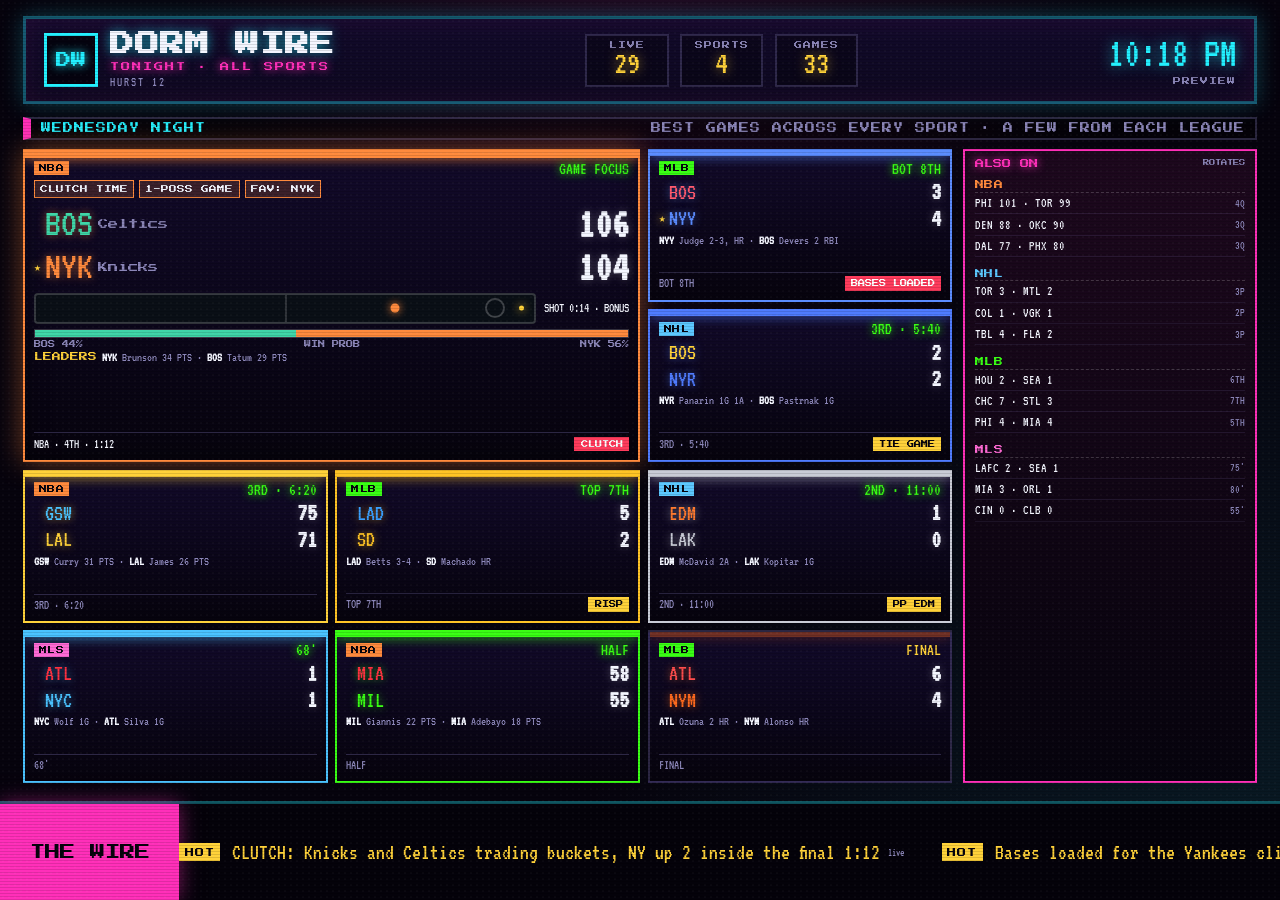
<file: previews/all_sports_preview.html>
<!doctype html>
<html lang="en">
<head>
<meta charset="utf-8">
<meta name="viewport" content="width=device-width, initial-scale=1">
<title>Dorm Wire — Tonight / All Sports (Preview)</title>
<link rel="preconnect" href="https://fonts.googleapis.com">
<link rel="preconnect" href="https://fonts.gstatic.com" crossorigin>
<link href="https://fonts.googleapis.com/css2?family=Press+Start+2P&family=VT323&display=swap" rel="stylesheet">
<style>
:root{
  --bg:#06030d;--panel:#0d0820;--panel-2:#120a2b;--ink:#f4f6ff;--dim:#8b86b8;
  --cyan:#23f0ff;--magenta:#ff2fb9;--green:#39ff14;--amber:#ffd23a;--red:#ff3b5c;
  --line:rgba(35,240,255,.35);--line-dim:rgba(140,130,200,.28);
  --pixel:"Press Start 2P",monospace;--term:"VT323",monospace;
}
*{box-sizing:border-box;}
html,body{width:100%;height:100%;margin:0;overflow:hidden;}
body{background:radial-gradient(circle at 50% -10%,rgba(255,47,185,.12),transparent 40%),radial-gradient(circle at 100% 100%,rgba(35,240,255,.10),transparent 45%),var(--bg);color:var(--ink);font-family:var(--term);}
body::before,body::after{content:"";position:fixed;inset:0;pointer-events:none;z-index:50;}
body::before{background-image:radial-gradient(rgba(255,255,255,.05) 1px,transparent 1.6px);background-size:6px 6px;opacity:.5;mix-blend-mode:screen;}
body::after{background:repeating-linear-gradient(0deg,rgba(0,0,0,.35) 0 1px,transparent 1px 3px);opacity:.35;}
h1,p{margin:0;}
.screen{display:flex;flex-direction:column;gap:1.4vh;width:100vw;height:100vh;padding:1.8vh 1.8vw 13vh;}

.hud{display:flex;align-items:center;justify-content:space-between;gap:2vw;border:3px solid var(--line);box-shadow:0 0 20px rgba(35,240,255,.25),inset 0 0 26px rgba(255,47,185,.08);background:linear-gradient(180deg,var(--panel-2),var(--panel));padding:1.4vh 1.4vw;}
.brand{display:flex;align-items:center;gap:1vw;}
.brand-mark{display:grid;place-items:center;width:clamp(48px,4.2vw,74px);aspect-ratio:1;border:3px solid var(--cyan);background:#05030f;color:var(--cyan);font-family:var(--pixel);font-size:clamp(13px,1.2vw,20px);text-shadow:0 0 10px var(--cyan);}
.brand-text h1{font-family:var(--pixel);font-size:clamp(16px,1.9vw,34px);text-shadow:0 0 12px rgba(35,240,255,.6);letter-spacing:1px;}
.brand-text p{font-family:var(--pixel);font-size:clamp(7px,.72vw,11px);color:var(--magenta);text-shadow:0 0 8px var(--magenta);margin-top:.7vh;letter-spacing:2px;}
.brand-text small{display:block;margin-top:.5vh;color:var(--dim);font-size:clamp(13px,1vw,18px);letter-spacing:2px;}
.counters{display:flex;gap:.9vw;}
.counters div{display:grid;place-items:center;min-width:6.5vw;padding:.6vh .6vw;border:2px solid var(--line-dim);background:rgba(0,0,0,.3);}
.counters span{font-family:var(--pixel);font-size:clamp(6px,.62vw,9px);color:var(--dim);letter-spacing:1px;}
.counters strong{font-size:clamp(26px,2.6vw,50px);font-weight:400;line-height:.9;color:var(--amber);text-shadow:0 0 12px rgba(255,210,58,.55);}
.clock-block{display:flex;flex-direction:column;align-items:flex-end;}
.clock-block time{font-size:clamp(30px,3.2vw,62px);line-height:.9;color:var(--cyan);text-shadow:0 0 14px rgba(35,240,255,.6);}
.clock-block span{margin-top:.5vh;font-family:var(--pixel);font-size:clamp(6px,.62vw,9px);color:var(--dim);letter-spacing:1px;}

.board{flex:1;display:flex;flex-direction:column;min-height:0;gap:1vh;}
.board-meta{display:flex;align-items:center;justify-content:space-between;border:2px solid var(--line-dim);border-left:8px solid var(--magenta);padding:.5vh .8vw;background:rgba(0,0,0,.35);}
.board-meta span{font-family:var(--pixel);font-size:clamp(7px,.78vw,12px);letter-spacing:1px;}
.board-meta span:first-child{color:var(--cyan);}
.board-meta span:last-child{color:var(--dim);}

.layout{flex:1;display:grid;grid-template-columns:1fr clamp(240px,23vw,340px);gap:.8vw;min-height:0;}
.games-grid{display:grid;grid-template-columns:repeat(3,minmax(0,1fr));grid-auto-rows:1fr;gap:.6vw;min-height:0;}

.tile{--team:var(--cyan);position:relative;display:flex;flex-direction:column;min-width:0;min-height:0;overflow:hidden;border:2px solid var(--line-dim);background:linear-gradient(180deg,rgba(18,10,43,.96),rgba(6,3,13,.98));padding:clamp(6px,.7vw,12px);gap:.4vh;}
.tile::before{content:"";position:absolute;inset:0 0 auto 0;height:5px;background:var(--team);box-shadow:0 0 12px var(--team);}
.tile.live{border-color:var(--team);}
.tile.live::before{animation:lamp 2.6s ease-in-out infinite;}
.tile.final::before{opacity:.4;}
.tile.featured{grid-column:span 2;grid-row:span 2;border-color:var(--team);box-shadow:0 0 26px color-mix(in srgb,var(--team) 45%,transparent),inset 0 0 26px rgba(0,0,0,.4);}
.tile.featured::before{height:7px;}
.tile>*{position:relative;z-index:1;}

.tile-top{display:flex;align-items:center;justify-content:space-between;gap:.4vw;}
.league{font-family:var(--pixel);font-size:clamp(6px,.62vw,10px);color:#06030d;padding:3px 5px;letter-spacing:.5px;}
.lg-nba{background:#ff8a3d;} .lg-nhl{background:#5cc8ff;} .lg-mlb{background:#39ff14;} .lg-mls{background:#ff6ad5;} .lg-nfl{background:#ffd23a;}
.detail{font-size:clamp(14px,1.35vw,26px);color:var(--amber);white-space:nowrap;}
.live .detail{color:var(--green);text-shadow:0 0 8px var(--green);}

.focus-reasons{display:flex;flex-wrap:wrap;gap:.4vw;}
.focus-reasons span{font-family:var(--pixel);font-size:clamp(6px,.6vw,9px);color:var(--ink);border:1px solid var(--team);background:color-mix(in srgb,var(--team) 18%,transparent);padding:.4vh .4vw;white-space:nowrap;overflow:hidden;text-overflow:ellipsis;max-width:100%;}

.rows{display:grid;gap:.4vh;}
.featured .rows{margin:.3vh 0;}
.trow{display:grid;grid-template-columns:auto auto 1fr auto;align-items:center;gap:.45vw;min-width:0;}
.star{color:var(--amber);font-size:clamp(11px,.9vw,16px);text-shadow:0 0 8px var(--amber);width:1ch;}
.star.off{opacity:0;}
.code{font-size:clamp(20px,1.75vw,38px);line-height:1;color:var(--ink);text-shadow:0 0 8px color-mix(in srgb,var(--team) 60%,transparent);}
.name{min-width:0;overflow:hidden;text-overflow:ellipsis;white-space:nowrap;font-family:var(--pixel);font-size:clamp(6px,.55vw,9px);color:var(--dim);}
.score{font-size:clamp(24px,2vw,44px);line-height:.9;color:var(--ink);text-align:right;text-shadow:0 0 10px rgba(255,255,255,.25);}
.featured .code{font-size:clamp(32px,3.1vw,60px);}
.featured .score{font-size:clamp(36px,3.3vw,64px);}
.featured .name{font-size:clamp(8px,.8vw,14px);}

.wp{margin-top:.2vh;}
.wp-bar{display:flex;height:clamp(8px,1vh,12px);border:1px solid rgba(255,255,255,.2);overflow:hidden;}
.wp-bar i{display:block;height:100%;}
.wp-lbl{display:flex;justify-content:space-between;font-family:var(--pixel);font-size:clamp(6px,.56vw,9px);color:var(--dim);margin-top:.3vh;}

.viz{display:flex;align-items:center;gap:.6vw;height:clamp(26px,3.4vh,44px);}
.viz .vlabel{font-size:clamp(13px,1.05vw,20px);color:var(--ink);white-space:nowrap;}
.diamond{position:relative;width:clamp(34px,3vw,46px);height:100%;flex:0 0 auto;}
.base{position:absolute;width:10px;height:10px;border:2px solid rgba(244,246,255,.4);transform:rotate(45deg);}
.base.second{top:8%;left:38%;} .base.third{top:42%;left:8%;} .base.first{top:42%;right:8%;}
.base.on{border-color:var(--amber);background:var(--amber);box-shadow:0 0 10px var(--amber);}
.court{position:relative;flex:1;height:100%;border:2px solid rgba(255,255,255,.18);border-radius:4px;background:#0a0f16;overflow:hidden;}
.court .cmid{position:absolute;top:0;bottom:0;left:50%;width:2px;background:rgba(255,255,255,.15);}
.court .carc{position:absolute;top:50%;right:6%;width:20px;height:20px;border:2px solid rgba(255,255,255,.22);border-radius:50%;transform:translateY(-50%);}
.court .hoop{position:absolute;top:50%;right:2%;width:5px;height:5px;background:var(--amber);border-radius:50%;transform:translateY(-50%);box-shadow:0 0 8px var(--amber);}
.court .cball{position:absolute;top:50%;width:9px;height:9px;background:#ff8a3d;border-radius:50%;transform:translate(-50%,-50%);box-shadow:0 0 9px #ff8a3d;}
.rink{position:relative;flex:1;height:100%;border:2px solid rgba(120,180,255,.3);border-radius:16px;background:#0a1420;overflow:hidden;}
.rink .rmid{position:absolute;top:0;bottom:0;left:50%;width:2px;background:rgba(255,80,80,.6);transform:translateX(-50%);}
.rink .rblue{position:absolute;top:0;bottom:0;width:2px;background:rgba(90,150,255,.5);}
.rink .puck{position:absolute;top:50%;width:7px;height:7px;background:#fff;border-radius:50%;transform:translate(-50%,-50%);box-shadow:0 0 8px #fff;}
.pitch{position:relative;flex:1;height:100%;border:2px solid rgba(80,220,120,.3);border-radius:3px;background:#08140c;overflow:hidden;}
.pitch .pmid{position:absolute;top:0;bottom:0;left:50%;width:2px;background:rgba(255,255,255,.18);transform:translateX(-50%);}
.pitch .pcirc{position:absolute;top:50%;left:50%;width:18px;height:18px;border:2px solid rgba(255,255,255,.22);border-radius:50%;transform:translate(-50%,-50%);}
.pitch .pball{position:absolute;top:50%;width:8px;height:8px;background:#fff;border-radius:50%;transform:translate(-50%,-50%);box-shadow:0 0 8px #fff;}
.ffield{position:relative;flex:1;height:100%;background:#07130a;border-top:2px solid rgba(255,255,255,.18);border-bottom:2px solid rgba(255,255,255,.18);background-image:repeating-linear-gradient(90deg,rgba(255,255,255,.14) 0 2px,transparent 2px 10%);overflow:hidden;border-radius:2px;}
.ffield .rz{position:absolute;top:0;bottom:0;right:0;width:18%;background:linear-gradient(90deg,transparent,rgba(255,59,92,.45));}
.ffield .fball{position:absolute;top:50%;width:11px;height:7px;background:var(--amber);border-radius:50%;transform:translate(-50%,-50%) rotate(-18deg);box-shadow:0 0 10px var(--amber);}

.leaders{font-size:clamp(12px,.98vw,18px);color:var(--dim);overflow:hidden;text-overflow:ellipsis;white-space:nowrap;}
.leaders b{color:var(--ink);}
.leaders .lg-key{color:var(--amber);font-family:var(--pixel);font-size:.7em;margin-right:.4vw;}

.tile-foot{display:flex;align-items:center;justify-content:space-between;gap:.6vw;border-top:1px solid var(--line-dim);padding-top:.4vh;margin-top:auto;}
.count{font-size:clamp(13px,1.02vw,19px);color:var(--dim);overflow:hidden;text-overflow:ellipsis;white-space:nowrap;}
.featured .count{color:var(--ink);}
.flag{font-family:var(--pixel);font-size:clamp(6px,.56vw,9px);color:#06030d;background:var(--amber);padding:.4vh .5vw;white-space:nowrap;}
.flag.hot{background:var(--red);color:#fff;animation:pulse 1.4s ease-in-out infinite;}

/* sidebar: all leagues at once */
.sidebar{border:2px solid var(--magenta);background:linear-gradient(180deg,rgba(30,8,30,.96),rgba(6,3,13,.98));padding:.9vh .8vw;display:flex;flex-direction:column;gap:.4vh;min-height:0;overflow:hidden;position:relative;}
.sb-head{display:flex;align-items:center;justify-content:space-between;flex:0 0 auto;}
.sb-title{font-family:var(--pixel);font-size:clamp(7px,.72vw,11px);color:var(--magenta);text-shadow:0 0 8px var(--magenta);}
.sb-sub{font-family:var(--pixel);font-size:clamp(5px,.5vw,8px);color:var(--dim);}
.sb-body{display:flex;flex-direction:column;gap:.3vh;min-height:0;overflow:hidden;}
.sb-section{display:flex;flex-direction:column;}
.sb-lg{font-family:var(--pixel);font-size:clamp(7px,.7vw,11px);letter-spacing:.5px;padding:.6vh 0 .3vh;border-bottom:1px dashed rgba(255,255,255,.18);margin-top:.4vh;}
.sb-lg.nba{color:#ff8a3d;} .sb-lg.nhl{color:#5cc8ff;} .sb-lg.mlb{color:#39ff14;} .sb-lg.mls{color:#ff6ad5;}
.pg{display:grid;grid-template-columns:1fr auto;align-items:center;gap:.5vw;padding:.35vh 0;border-bottom:1px solid rgba(140,130,200,.13);}
.pg .teams{font-size:clamp(13px,1.08vw,19px);color:var(--ink);overflow:hidden;white-space:nowrap;text-overflow:ellipsis;}
.pg .st{font-size:clamp(11px,.92vw,16px);color:var(--dim);white-space:nowrap;}
.pg .st.fin{color:#5a5570;}

.ticker{position:fixed;left:0;right:0;bottom:0;height:11vh;min-height:74px;z-index:40;display:flex;align-items:stretch;border-top:3px solid var(--line);background:#04020a;}
.ticker-league{display:grid;place-items:center;width:min(14vw,210px);background:var(--magenta);color:#06030d;font-family:var(--pixel);font-size:clamp(11px,1.2vw,20px);box-shadow:0 0 20px rgba(255,47,185,.5);text-align:center;}
.ticker-window{flex:1;overflow:hidden;display:flex;align-items:center;}
.ticker-track{display:flex;width:max-content;white-space:nowrap;animation:scroll 95s linear infinite;}
.ticker-item{display:inline-flex;align-items:center;margin-right:3vw;font-size:clamp(18px,1.7vw,32px);color:var(--ink);}
.ticker-item::before{content:attr(data-label);margin-right:.9vw;font-family:var(--pixel);font-size:.42em;letter-spacing:1px;color:var(--cyan);border:1px solid var(--cyan);padding:.4em .5em;}
.ticker-item.hot{color:var(--amber);}
.ticker-item.hot::before{color:#06030d;background:var(--amber);border-color:var(--amber);}
.ticker-item small{margin-left:.6vw;font-size:.5em;color:var(--dim);}

@keyframes scroll{from{transform:translateX(0);}to{transform:translateX(-50%);}}
@keyframes lamp{0%,100%{opacity:.7;}50%{opacity:1;}}
@keyframes pulse{0%,100%{box-shadow:0 0 0 rgba(255,59,92,0);}50%{box-shadow:0 0 16px rgba(255,59,92,.7);}}
@media(max-width:1100px){.games-grid{grid-template-columns:repeat(2,minmax(0,1fr));}}
</style>
</head>
<body>
  <main class="screen">
    <header class="hud">
      <div class="brand">
        <div class="brand-mark">DW</div>
        <div class="brand-text"><h1>DORM WIRE</h1><p>TONIGHT · ALL SPORTS</p><small>HURST 12</small></div>
      </div>
      <div class="counters">
        <div><span>LIVE</span><strong id="live-count">0</strong></div>
        <div><span>SPORTS</span><strong id="sport-count">0</strong></div>
        <div><span>GAMES</span><strong id="total-count">0</strong></div>
      </div>
      <div class="clock-block"><time id="clock">--:--</time><span id="last-updated">PREVIEW</span></div>
    </header>
    <section class="board">
      <div class="board-meta"><span id="date-label">WEDNESDAY NIGHT</span><span id="status-note">BEST GAMES ACROSS EVERY SPORT · A FEW FROM EACH LEAGUE</span></div>
      <div class="layout">
        <div id="games-grid" class="games-grid"></div>
        <aside class="sidebar" id="sidebar"></aside>
      </div>
    </section>
  </main>
  <footer id="ticker" class="ticker">
    <div class="ticker-league">THE WIRE</div>
    <div class="ticker-window"><div id="ticker-track" class="ticker-track"></div></div>
  </footer>

<script>
const FOCUS_ROTATION_MS=6500, SB_ROTATION_MS=5000;
const GAMES=[
  { id:1, lg:"nba", live:true, final:false, detail:"4TH · 1:12", reasons:["CLUTCH TIME","1-POSS GAME","FAV: NYK"], flag:"CLUTCH", hot:true,
    away:{ab:"BOS",nm:"Celtics",sc:106,c:"#3fd6a8",fav:false}, home:{ab:"NYK",nm:"Knicks",sc:104,c:"#ff8a3d",fav:true},
    wp:{h:56}, leaders:[["NYK","Brunson 34 PTS"],["BOS","Tatum 29 PTS"]], viz:{k:"nba",ball:0.72,extra:"SHOT 0:14 · BONUS"} },
  { id:2, lg:"mlb", live:true, final:false, detail:"BOT 8TH", flag:"BASES LOADED", hot:true,
    away:{ab:"BOS",nm:"Red Sox",sc:3,c:"#ff5a6e",fav:false}, home:{ab:"NYY",nm:"Yankees",sc:4,c:"#5b8cff",fav:true},
    wp:{h:63}, leaders:[["NYY","Judge 2-3, HR"],["BOS","Devers 2 RBI"]], viz:{k:"mlb",bases:{first:true,second:true,third:true},extra:"2-1 · 1 OUT"} },
  { id:3, lg:"nhl", live:true, final:false, detail:"3RD · 5:40", flag:"TIE GAME",
    away:{ab:"BOS",nm:"Bruins",sc:2,c:"#ffd23a",fav:false}, home:{ab:"NYR",nm:"Rangers",sc:2,c:"#4f7cff",fav:false},
    wp:{h:50}, leaders:[["NYR","Panarin 1G 1A"],["BOS","Pastrnak 1G"]], viz:{k:"nhl",puck:0.58,extra:"SOG 31-28"} },
  { id:4, lg:"nba", live:true, final:false, detail:"3RD · 6:20", flag:"",
    away:{ab:"GSW",nm:"Warriors",sc:75,c:"#4ac3ff",fav:false}, home:{ab:"LAL",nm:"Lakers",sc:71,c:"#ffd23a",fav:false},
    wp:{h:44}, leaders:[["GSW","Curry 31 PTS"],["LAL","James 26 PTS"]], viz:{k:"nba",ball:0.4,extra:"SHOT 0:19"} },
  { id:5, lg:"mlb", live:true, final:false, detail:"TOP 7TH", flag:"RISP",
    away:{ab:"LAD",nm:"Dodgers",sc:5,c:"#3aa0ff",fav:false}, home:{ab:"SD",nm:"Padres",sc:2,c:"#ffc425",fav:false},
    wp:{h:31}, leaders:[["LAD","Betts 3-4"],["SD","Machado HR"]], viz:{k:"mlb",bases:{second:true},extra:"1-2 · 2 OUT"} },
  { id:6, lg:"nhl", live:true, final:false, detail:"2ND · 11:00", flag:"PP EDM",
    away:{ab:"EDM",nm:"Oilers",sc:1,c:"#ff7a2e",fav:false}, home:{ab:"LAK",nm:"Kings",sc:0,c:"#c9ccd6",fav:false},
    wp:{h:40}, leaders:[["EDM","McDavid 2A"],["LAK","Kopitar 1G"]], viz:{k:"nhl",puck:0.34,extra:"PP · SOG 22-19"} },
  { id:7, lg:"mls", live:true, final:false, detail:"68'", flag:"",
    away:{ab:"ATL",nm:"Atlanta Utd",sc:1,c:"#ff3141",fav:false}, home:{ab:"NYC",nm:"NYCFC",sc:1,c:"#4ac3ff",fav:false},
    wp:{h:52}, leaders:[["NYC","Wolf 1G"],["ATL","Silva 1G"]], viz:{k:"mls",ball:0.55,extra:"POSS 54% · 68'"} },
  { id:8, lg:"nba", live:true, final:false, detail:"HALF", flag:"",
    away:{ab:"MIA",nm:"Heat",sc:58,c:"#ff3141",fav:false}, home:{ab:"MIL",nm:"Bucks",sc:55,c:"#39ff14",fav:false},
    wp:{h:55}, leaders:[["MIL","Giannis 22 PTS"],["MIA","Adebayo 18 PTS"]], viz:{k:"nba",ball:0.5,extra:"HALFTIME"} },
  { id:9, lg:"mlb", live:false, final:true, detail:"FINAL", flag:"",
    away:{ab:"ATL",nm:"Braves",sc:6,c:"#ff4d4d",fav:false}, home:{ab:"NYM",nm:"Mets",sc:4,c:"#ff6a1e",fav:false},
    wp:null, leaders:[["ATL","Ozuna 2 HR"],["NYM","Alonso HR"]], viz:null },
];
const LEAGUES=[
  { name:"NBA", games:[["PHI",101,"TOR",99,"4Q"],["DEN",88,"OKC",90,"3Q"],["DAL",77,"PHX",80,"3Q"],["SAC",55,"MEM",52,"2Q"],["ORL",44,"IND",47,"2Q"],["MIN",92,"HOU",95,"4Q"]]},
  { name:"NHL", games:[["TOR",3,"MTL",2,"3P"],["COL",1,"VGK",1,"2P"],["TBL",4,"FLA",2,"3P"],["CAR",0,"NJD",0,"1P"],["NSH",2,"STL",1,"3P"],["DAL",2,"WPG",3,"FINAL"]]},
  { name:"MLB", games:[["HOU",2,"SEA",1,"6TH"],["CHC",7,"STL",3,"7TH"],["PHI",4,"MIA",4,"5TH"],["TEX",8,"LAA",2,"8TH"],["CLE",3,"DET",2,"6TH"],["SF",1,"COL",0,"4TH"]]},
  { name:"MLS", games:[["LAFC",2,"SEA",1,"75'"],["MIA",3,"ORL",1,"80'"],["CIN",0,"CLB",0,"55'"],["AUS",1,"DAL",1,"60'"],["PHI",1,"NE",2,"FINAL"],["RSL",2,"POR",0,"FINAL"]]},
];
const TICKER=[
  { text:"CLUTCH: Knicks and Celtics trading buckets, NY up 2 inside the final 1:12", cat:"hot", src:"live" },
  { text:"Bases loaded for the Yankees clinging to a 4-3 lead in the 8th", cat:"hot", src:"live" },
  { text:"Rangers and Bruins knotted at 2 late in the 3rd", cat:"hot", src:"live" },
  { text:"Dodgers pour it on the Padres, up 5-2 with a runner in scoring position", cat:"", src:"live" },
  { text:"Final: Braves take down the Mets 6-4 behind an Ozuna two-homer night", cat:"", src:"live" },
];

const el=s=>document.querySelector(s);
let focusIndex=0, sbPage=0, focusPool=[];

function focusScore(g){
  let s=0;const r=[];
  if(g.live){s+=45;r.push("LIVE");}
  if(g.away.fav||g.home.fav){s+=42;r.push("YOUR TEAM");}
  const diff=Math.abs(g.away.sc-g.home.sc);
  const late=/4TH|BOT 8|BOT 9|TOP 8|TOP 9|3P|8TH|9TH|7[05]'|8[05]'/.test(g.detail);
  if(g.live&&late&&diff<=(g.lg==="mlb"||g.lg==="nhl"||g.lg==="mls"?2:6)){s+=34;r.push("CLOSE + LATE");}
  if(g.flag&&/LOADED|CLUTCH|TIE|PP/.test(g.flag)){s+=20;r.push(g.flag);}
  return {s, r:(g.reasons||r)};
}
function buildPool(){focusPool=GAMES.map(g=>({g,f:focusScore(g)})).filter(e=>e.f.s>0||!e.g.final).sort((a,b)=>b.f.s-a.f.s).slice(0,5);}
function stateClass(g){return g.live?"live":g.final?"final":"scheduled";}

function teamRow(g,t,featured){
  const star=`<span class="star ${t.fav?"":"off"}">&#9733;</span>`;
  return `<div class="trow">${star}<span class="code" style="color:${t.c}">${t.ab}</span>`
    +`<span class="name">${featured?t.nm:""}</span><strong class="score">${g.final||g.live?t.sc:"-"}</strong></div>`;
}
function vizHTML(g){
  const v=g.viz; if(!v) return "";
  let graphic="";
  if(v.k==="mlb"){
    const b=v.bases||{};
    graphic=`<div class="diamond"><span class="base second ${b.second?"on":""}"></span><span class="base third ${b.third?"on":""}"></span><span class="base first ${b.first?"on":""}"></span></div>`;
  } else if(v.k==="nba"){
    graphic=`<div class="court"><span class="cmid"></span><span class="carc"></span><span class="hoop"></span><span class="cball" style="left:${v.ball*100}%"></span></div>`;
  } else if(v.k==="nhl"){
    graphic=`<div class="rink"><span class="rblue" style="left:33%"></span><span class="rblue" style="left:67%"></span><span class="rmid"></span><span class="puck" style="left:${v.puck*100}%"></span></div>`;
  } else if(v.k==="mls"){
    graphic=`<div class="pitch"><span class="pmid"></span><span class="pcirc"></span><span class="pball" style="left:${v.ball*100}%"></span></div>`;
  } else if(v.k==="nfl"){
    graphic=`<div class="ffield"><span class="rz"></span><span class="fball" style="left:${(v.yard||60)}%"></span></div>`;
  }
  return `<div class="viz">${graphic}<span class="vlabel">${v.extra||""}</span></div>`;
}
function wpHTML(g){
  if(!g.wp) return "";
  const h=g.wp.h, a=100-h;
  return `<div class="wp"><div class="wp-bar"><i style="width:${a}%;background:${g.away.c}"></i><i style="width:${h}%;background:${g.home.c}"></i></div>`
    +`<div class="wp-lbl"><span>${g.away.ab} ${a}%</span><span>WIN PROB</span><span>${g.home.ab} ${h}%</span></div></div>`;
}
function leadersHTML(g,featured){
  if(!g.leaders) return "";
  const key=featured?`<span class="lg-key">LEADERS</span>`:"";
  const parts=g.leaders.map(l=>`<b>${l[0]}</b> ${l[1]}`).join(" &middot; ");
  return `<div class="leaders">${key}${parts}</div>`;
}
function tile(g,featured){
  const {r}=focusScore(g);
  const accent=(g.home.fav?g.home.c:(g.away.fav?g.away.c:g.home.c));
  const reasons=featured?`<div class="focus-reasons">${r.slice(0,4).map(x=>`<span>${x}</span>`).join("")}</div>`:"";
  const flag=g.flag?`<span class="flag ${g.hot?"hot":""}">${g.flag}</span>`:"";
  const body=featured
    ? reasons+`<div class="rows">${teamRow(g,g.away,true)}${teamRow(g,g.home,true)}</div>`+vizHTML(g)+wpHTML(g)+leadersHTML(g,true)
    : `<div class="rows">${teamRow(g,g.away,false)}${teamRow(g,g.home,false)}</div>`+leadersHTML(g,false);
  const foot=featured
    ? `<div class="tile-foot"><span class="count">${g.lg.toUpperCase()} · ${g.detail}</span>${flag}</div>`
    : `<div class="tile-foot"><span class="count">${g.final?"FINAL":g.detail}</span>${flag}</div>`;
  return `<article class="tile ${stateClass(g)} ${featured?"featured":""}" style="--team:${accent}">`
    +`<div class="tile-top"><span class="league lg-${g.lg}">${g.lg.toUpperCase()}</span><span class="detail">${featured?"GAME FOCUS":g.detail}</span></div>`
    +body+foot+`</article>`;
}
function renderGrid(){
  const focus=focusPool[focusIndex%Math.max(focusPool.length,1)].g;
  const rest=GAMES.filter(g=>g.id!==focus.id).slice(0,8);
  el("#games-grid").innerHTML=[tile(focus,true),...rest.map(g=>tile(g,false))].join("");
}
function renderSidebar(){
  const perLeague=3;
  const sections=LEAGUES.map(l=>{
    const n=l.games.length, start=(sbPage*perLeague)%n;
    const win=[];
    for(let i=0;i<Math.min(perLeague,n);i++) win.push(l.games[(start+i)%n]);
    const rows=win.map(g=>{const fin=g[4]==="FINAL"?"fin":"";return `<div class="pg"><span class="teams">${g[0]} ${g[1]} &middot; ${g[2]} ${g[3]}</span><span class="st ${fin}">${g[4]}</span></div>`;}).join("");
    return `<div class="sb-section"><div class="sb-lg ${l.name.toLowerCase()}">${l.name}</div>${rows}</div>`;
  }).join("");
  el("#sidebar").innerHTML=`<div class="sb-head"><span class="sb-title">ALSO ON</span><span class="sb-sub">ROTATES</span></div><div class="sb-body">${sections}</div>`;
}
function renderTicker(){
  const items=TICKER.map(i=>{const cls=i.cat==="hot"?"hot":"";const lab=i.cat==="hot"?"HOT":"WIRE";return `<span class="ticker-item ${cls}" data-label="${lab}">${i.text}<small>${i.src}</small></span>`;}).join("");
  el("#ticker-track").innerHTML=`<span>${items}</span><span>${items}</span>`;
}
function counts(){
  const live=GAMES.filter(g=>g.live).length + LEAGUES.reduce((n,c)=>n+c.games.filter(g=>g[4]!=="FINAL").length,0);
  const total=GAMES.length + LEAGUES.reduce((n,c)=>n+c.games.length,0);
  const sports=new Set([...GAMES.map(g=>g.lg), ...LEAGUES.map(l=>l.name.toLowerCase())]).size;
  el("#live-count").textContent=live; el("#total-count").textContent=total; el("#sport-count").textContent=sports;
}
function clock(){const d=new Date();let h=d.getHours();const m=d.getMinutes();const ap=h>=12?"PM":"AM";h=h%12||12;el("#clock").textContent=`${h}:${m<10?"0"+m:m} ${ap}`;}
buildPool();counts();renderGrid();renderSidebar();renderTicker();clock();
setInterval(clock,15000);
setInterval(()=>{focusIndex=(focusIndex+1)%focusPool.length;renderGrid();},FOCUS_ROTATION_MS);
setInterval(()=>{sbPage=(sbPage+1)%3;renderSidebar();},SB_ROTATION_MS);
</script>
</body>
</html>
</file>
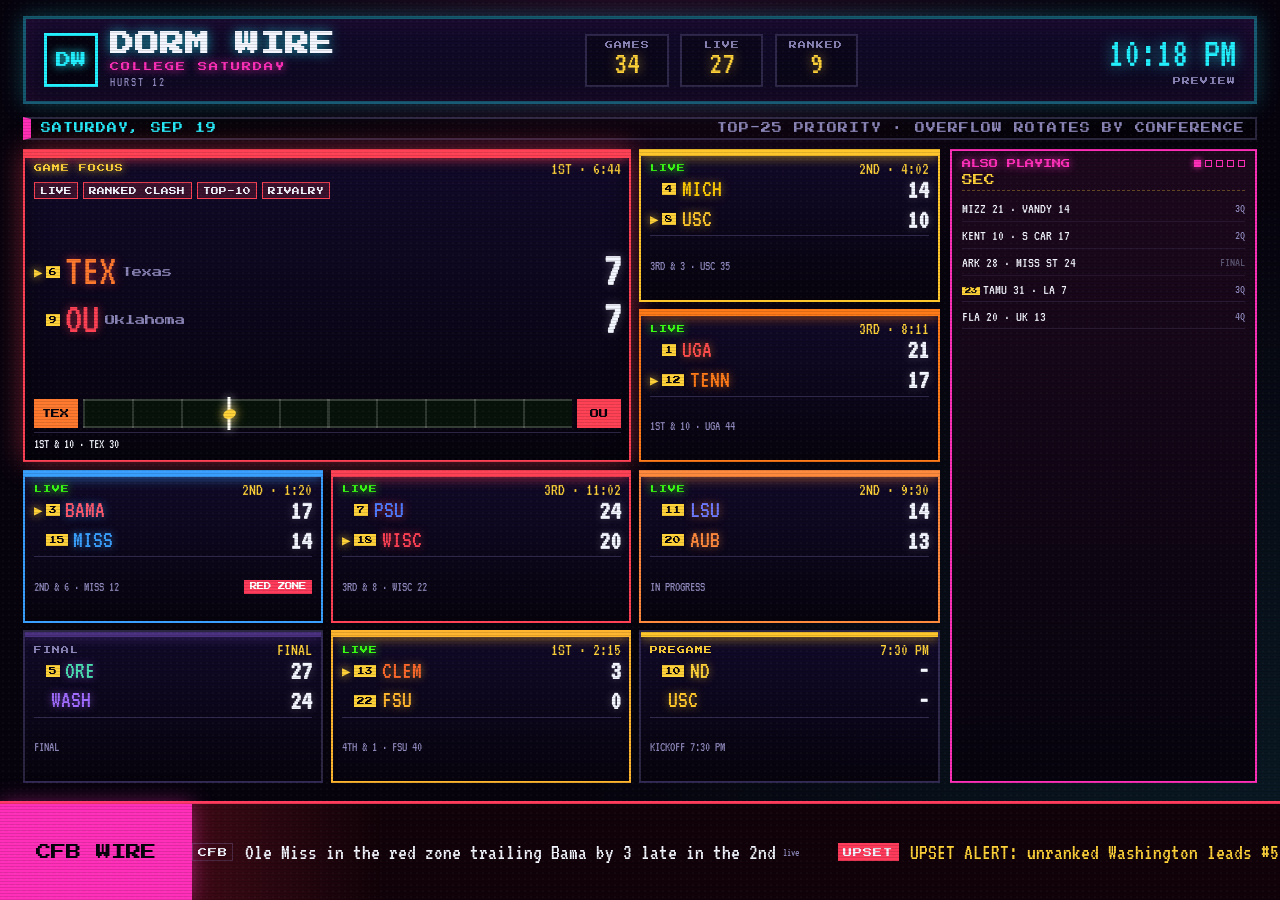
<file: previews/college_preview.html>
<!doctype html>
<html lang="en">
<head>
<meta charset="utf-8">
<meta name="viewport" content="width=device-width, initial-scale=1">
<title>Dorm Wire — College Saturday (Preview)</title>
<!-- Self-contained double-click preview of the college football arcade board with sample data. -->
<link rel="preconnect" href="https://fonts.googleapis.com">
<link rel="preconnect" href="https://fonts.gstatic.com" crossorigin>
<link href="https://fonts.googleapis.com/css2?family=Press+Start+2P&family=VT323&display=swap" rel="stylesheet">
<style>
:root{
  --bg:#06030d;--panel:#0d0820;--panel-2:#120a2b;--ink:#f4f6ff;--dim:#8b86b8;
  --cyan:#23f0ff;--magenta:#ff2fb9;--green:#39ff14;--amber:#ffd23a;--red:#ff3b5c;
  --line:rgba(35,240,255,.35);--line-dim:rgba(140,130,200,.28);
  --pixel:"Press Start 2P",monospace;--term:"VT323",monospace;
}
*{box-sizing:border-box;}
html,body{width:100%;height:100%;margin:0;overflow:hidden;}
body{background:radial-gradient(circle at 50% -10%,rgba(255,47,185,.12),transparent 40%),radial-gradient(circle at 100% 100%,rgba(35,240,255,.10),transparent 45%),var(--bg);color:var(--ink);font-family:var(--term);}
body::before,body::after{content:"";position:fixed;inset:0;pointer-events:none;z-index:50;}
body::before{background-image:radial-gradient(rgba(255,255,255,.05) 1px,transparent 1.6px);background-size:6px 6px;opacity:.5;mix-blend-mode:screen;}
body::after{background:repeating-linear-gradient(0deg,rgba(0,0,0,.35) 0 1px,transparent 1px 3px);opacity:.35;}
h1,p{margin:0;}
.screen{display:flex;flex-direction:column;gap:1.4vh;width:100vw;height:100vh;padding:1.8vh 1.8vw 13vh;}

.hud{display:flex;align-items:center;justify-content:space-between;gap:2vw;border:3px solid var(--line);box-shadow:0 0 20px rgba(35,240,255,.25),inset 0 0 26px rgba(255,47,185,.08);background:linear-gradient(180deg,var(--panel-2),var(--panel));padding:1.4vh 1.4vw;}
.brand{display:flex;align-items:center;gap:1vw;}
.brand-mark{display:grid;place-items:center;width:clamp(48px,4.2vw,74px);aspect-ratio:1;border:3px solid var(--cyan);background:#05030f;color:var(--cyan);font-family:var(--pixel);font-size:clamp(13px,1.2vw,20px);text-shadow:0 0 10px var(--cyan);}
.brand-text h1{font-family:var(--pixel);font-size:clamp(16px,1.9vw,34px);text-shadow:0 0 12px rgba(35,240,255,.6);letter-spacing:1px;}
.brand-text p{font-family:var(--pixel);font-size:clamp(7px,.72vw,11px);color:var(--magenta);text-shadow:0 0 8px var(--magenta);margin-top:.7vh;letter-spacing:2px;}
.brand-text small{display:block;margin-top:.5vh;color:var(--dim);font-size:clamp(13px,1vw,18px);letter-spacing:2px;}
.counters{display:flex;gap:.9vw;}
.counters div{display:grid;place-items:center;min-width:6.5vw;padding:.6vh .6vw;border:2px solid var(--line-dim);background:rgba(0,0,0,.3);}
.counters span{font-family:var(--pixel);font-size:clamp(6px,.62vw,9px);color:var(--dim);letter-spacing:1px;}
.counters strong{font-size:clamp(26px,2.6vw,50px);font-weight:400;line-height:.9;color:var(--amber);text-shadow:0 0 12px rgba(255,210,58,.55);}
.clock-block{display:flex;flex-direction:column;align-items:flex-end;}
.clock-block time{font-size:clamp(30px,3.2vw,62px);line-height:.9;color:var(--cyan);text-shadow:0 0 14px rgba(35,240,255,.6);}
.clock-block span{margin-top:.5vh;font-family:var(--pixel);font-size:clamp(6px,.62vw,9px);color:var(--dim);letter-spacing:1px;}

.board{flex:1;display:flex;flex-direction:column;min-height:0;gap:1vh;}
.board-meta{display:flex;align-items:center;justify-content:space-between;border:2px solid var(--line-dim);border-left:8px solid var(--magenta);padding:.5vh .8vw;background:rgba(0,0,0,.35);}
.board-meta span{font-family:var(--pixel);font-size:clamp(7px,.78vw,12px);letter-spacing:1px;}
.board-meta span:first-child{color:var(--cyan);}
.board-meta span:last-child{color:var(--dim);}

.layout{flex:1;display:grid;grid-template-columns:1fr clamp(240px,24vw,360px);gap:.8vw;min-height:0;}
.games-grid{display:grid;grid-template-columns:repeat(3,minmax(0,1fr));grid-auto-rows:1fr;gap:.6vw;min-height:0;}

.tile{--team:var(--cyan);position:relative;display:grid;grid-template-rows:auto auto 1fr auto;min-width:0;min-height:0;overflow:hidden;border:2px solid var(--line-dim);background:linear-gradient(180deg,rgba(18,10,43,.96),rgba(6,3,13,.98));padding:clamp(6px,.7vw,12px);}
.tile::before{content:"";position:absolute;inset:0 0 auto 0;height:5px;background:var(--team);box-shadow:0 0 12px var(--team);}
.tile.live{border-color:var(--team);}
.tile.live::before{animation:lamp 2.6s ease-in-out infinite;}
.tile.final::before{opacity:.4;}
.tile.featured{grid-column:span 2;grid-row:span 2;border-color:var(--team);box-shadow:0 0 26px color-mix(in srgb,var(--team) 45%,transparent),inset 0 0 26px rgba(0,0,0,.4);}
.tile.featured::before{height:7px;}
.tile>*{position:relative;z-index:1;}

.tile-top{display:flex;align-items:center;justify-content:space-between;gap:.4vw;}
.badge{font-family:var(--pixel);font-size:clamp(6px,.62vw,10px);color:var(--dim);letter-spacing:1px;white-space:nowrap;}
.live .badge{color:var(--green);text-shadow:0 0 8px var(--green);}
.scheduled .badge{color:var(--amber);}
.featured .badge{color:var(--amber);text-shadow:0 0 8px var(--amber);}
.tile-top .detail{font-size:clamp(14px,1.35vw,26px);color:var(--amber);white-space:nowrap;}

.focus-reasons{display:flex;flex-wrap:wrap;gap:.4vw;margin-top:.6vh;}
.focus-reasons span{font-family:var(--pixel);font-size:clamp(6px,.6vw,9px);color:var(--ink);border:1px solid var(--team);background:color-mix(in srgb,var(--team) 18%,transparent);padding:.4vh .4vw;white-space:nowrap;overflow:hidden;text-overflow:ellipsis;max-width:100%;}

.rows{display:grid;align-content:center;gap:.5vh;min-height:0;}
.trow{display:grid;grid-template-columns:auto auto auto 1fr auto;align-items:center;gap:.45vw;min-width:0;}
.poss{color:var(--amber);font-size:clamp(13px,1.1vw,20px);text-shadow:0 0 10px var(--amber);width:1ch;}
.poss.off{opacity:0;}
.rank{font-family:var(--pixel);font-size:clamp(6px,.6vw,10px);color:#06030d;background:var(--amber);padding:2px 3px;}
.code{font-size:clamp(22px,1.9vw,40px);line-height:1;color:var(--ink);text-shadow:0 0 8px color-mix(in srgb,var(--team) 60%,transparent);}
.name{min-width:0;overflow:hidden;text-overflow:ellipsis;white-space:nowrap;font-family:var(--pixel);font-size:clamp(6px,.58vw,9px);color:var(--dim);}
.score{font-size:clamp(26px,2.2vw,46px);line-height:.9;color:var(--ink);text-align:right;text-shadow:0 0 10px rgba(255,255,255,.25);}
.featured .code{font-size:clamp(34px,3.4vw,64px);}
.featured .score{font-size:clamp(38px,3.6vw,68px);}
.featured .name{font-size:clamp(8px,.8vw,14px);}

.field{display:grid;grid-template-columns:auto 1fr auto;align-items:stretch;gap:.4vw;height:clamp(24px,3.2vh,40px);margin-top:.8vh;}
.ez{display:grid;place-items:center;width:clamp(34px,3.4vw,56px);font-family:var(--pixel);font-size:clamp(7px,.72vw,11px);color:#06030d;background:var(--c,#888);}
.turf{position:relative;background:#07120a;border-top:2px solid rgba(255,255,255,.18);border-bottom:2px solid rgba(255,255,255,.18);background-image:repeating-linear-gradient(90deg,rgba(255,255,255,.16) 0 2px,transparent 2px 10%);}
.rz{position:absolute;top:0;bottom:0;width:20%;}
.rz.right{right:0;background:linear-gradient(90deg,transparent,rgba(255,59,92,.45));}
.rz.left{left:0;background:linear-gradient(270deg,transparent,rgba(255,59,92,.45));}
.ball{position:absolute;top:-4px;bottom:-4px;width:3px;background:#fff;box-shadow:0 0 10px #fff;transform:translateX(-50%);}
.ball i{position:absolute;top:50%;left:50%;width:clamp(10px,1vw,14px);height:clamp(7px,.7vw,9px);background:var(--amber);border-radius:50%;transform:translate(-50%,-50%) rotate(-20deg);box-shadow:0 0 12px var(--amber);}

.tile-foot{display:flex;align-items:center;justify-content:space-between;gap:.6vw;border-top:1px solid var(--line-dim);padding-top:.5vh;margin-top:.4vh;}
.count{font-size:clamp(13px,1.05vw,20px);color:var(--dim);overflow:hidden;text-overflow:ellipsis;white-space:nowrap;}
.featured .count{color:var(--ink);}
.rzflag{font-family:var(--pixel);font-size:clamp(6px,.58vw,9px);color:#fff;background:var(--red);padding:.4vh .5vw;white-space:nowrap;animation:pulse 1.4s ease-in-out infinite;}

/* ALSO PLAYING sidebar */
.sidebar{border:2px solid var(--magenta);background:linear-gradient(180deg,rgba(30,8,30,.96),rgba(6,3,13,.98));padding:.9vh .8vw;display:flex;flex-direction:column;gap:.7vh;min-height:0;overflow:hidden;position:relative;}
.sb-head{display:flex;align-items:center;justify-content:space-between;}
.sb-title{font-family:var(--pixel);font-size:clamp(7px,.72vw,11px);color:var(--magenta);text-shadow:0 0 8px var(--magenta);}
.dots{display:flex;gap:4px;}
.dot{width:7px;height:7px;border:1px solid var(--magenta);}
.dot.on{background:var(--magenta);box-shadow:0 0 6px var(--magenta);}
.sb-conf{font-family:var(--pixel);font-size:clamp(8px,.85vw,13px);color:var(--amber);border-bottom:1px dashed rgba(255,210,58,.3);padding-bottom:.5vh;}
.sb-list{display:flex;flex-direction:column;gap:.2vh;overflow:hidden;}
.pg{display:grid;grid-template-columns:1fr auto;align-items:center;gap:.5vw;padding:.5vh 0;border-bottom:1px solid rgba(140,130,200,.15);}
.pg .teams{font-size:clamp(14px,1.15vw,20px);color:var(--ink);overflow:hidden;white-space:nowrap;text-overflow:ellipsis;}
.pg .prk{font-family:var(--pixel);font-size:clamp(5px,.5vw,8px);color:#06030d;background:var(--amber);padding:1px 3px;margin-right:3px;}
.pg .st{font-size:clamp(12px,1vw,17px);color:var(--dim);white-space:nowrap;}
.pg .st.fin{color:#5a5570;}

.ticker{position:fixed;left:0;right:0;bottom:0;height:11vh;min-height:74px;z-index:40;display:flex;align-items:stretch;border-top:3px solid var(--line);background:#04020a;}
.ticker.breaking-mode{border-top-color:var(--red);background:linear-gradient(90deg,rgba(120,20,40,.9),#100208 30%);}
.ticker-league{display:grid;place-items:center;width:min(15vw,230px);background:var(--magenta);color:#06030d;font-family:var(--pixel);font-size:clamp(11px,1.2vw,20px);box-shadow:0 0 20px rgba(255,47,185,.5);text-align:center;}
.ticker-window{flex:1;overflow:hidden;display:flex;align-items:center;}
.ticker-track{display:flex;width:max-content;white-space:nowrap;animation:scroll 95s linear infinite;}
.ticker-item{display:inline-flex;align-items:center;margin-right:3vw;font-size:clamp(18px,1.7vw,32px);color:var(--ink);}
.ticker-item::before{content:attr(data-label);margin-right:.9vw;font-family:var(--pixel);font-size:.42em;letter-spacing:1px;color:var(--cyan);border:1px solid var(--cyan);padding:.4em .5em;}
.ticker-item.upset::before{color:var(--ink);background:var(--red);border-color:var(--red);}
.ticker-item.upset{color:var(--amber);}
.ticker-item.news::before{color:var(--ink);border-color:var(--line-dim);}
.ticker-item small{margin-left:.6vw;font-size:.5em;color:var(--dim);}

@keyframes scroll{from{transform:translateX(0);}to{transform:translateX(-50%);}}
@keyframes lamp{0%,100%{opacity:.7;}50%{opacity:1;}}
@keyframes pulse{0%,100%{box-shadow:0 0 0 rgba(255,59,92,0);}50%{box-shadow:0 0 16px rgba(255,59,92,.7);}}
@media(max-width:1100px){.games-grid{grid-template-columns:repeat(2,minmax(0,1fr));}}
</style>
</head>
<body>
  <main class="screen">
    <header class="hud">
      <div class="brand">
        <div class="brand-mark">DW</div>
        <div class="brand-text"><h1>DORM WIRE</h1><p>COLLEGE SATURDAY</p><small>HURST 12</small></div>
      </div>
      <div class="counters">
        <div><span>GAMES</span><strong id="total-count">0</strong></div>
        <div><span>LIVE</span><strong id="live-count">0</strong></div>
        <div><span>RANKED</span><strong id="ranked-count">0</strong></div>
      </div>
      <div class="clock-block"><time id="clock">--:--</time><span id="last-updated">PREVIEW</span></div>
    </header>
    <section class="board">
      <div class="board-meta"><span id="date-label">SATURDAY, SEP 19</span><span id="status-note">TOP-25 PRIORITY · OVERFLOW ROTATES BY CONFERENCE</span></div>
      <div class="layout">
        <div id="games-grid" class="games-grid"></div>
        <aside class="sidebar" id="sidebar"></aside>
      </div>
    </section>
  </main>
  <footer id="ticker" class="ticker">
    <div class="ticker-league">CFB WIRE</div>
    <div class="ticker-window"><div id="ticker-track" class="ticker-track"></div></div>
  </footer>

<script>
const TEAM={
  MICH:"#ffcb05",USC:"#ffc72c",UGA:"#ff4d4d",TENN:"#ff7a18",BAMA:"#ff5a6e",MISS:"#3aa0ff",
  TEX:"#ff7a2e",OU:"#ff4155",ORE:"#4ce0b3",WASH:"#a06bff",PSU:"#4f7cff",WISC:"#ff4155",
  ND:"#ffd23a",LSU:"#6f7bff",AUB:"#ff8a3d",CLEM:"#ff6a2c",FSU:"#ffb52e"
};
const color=a=>TEAM[a]||"#23f0ff";
const FOCUS_ROTATION_MS=6000, CONF_ROTATION_MS=4500;

// priority games (fill the main grid)
const GAMES=[
  { id:1, live:true, final:false, abstract:"Live", detail:"2ND · 4:02", q:2, rivalry:false,
    away:{ab:"MICH",nm:"Michigan",sc:14,rank:4}, home:{ab:"USC",nm:"USC",sc:10,rank:8},
    sit:{poss:"USC", dd:"3RD & 3", ballOn:"USC 35", yard:65, rz:false},
    reasons:["#4 vs #8","TOP-10","2ND HALF","ONE SCORE"] },
  { id:2, live:true, final:false, abstract:"Live", detail:"3RD · 8:11", q:3,
    away:{ab:"UGA",nm:"Georgia",sc:21,rank:1}, home:{ab:"TENN",nm:"Tennessee",sc:17,rank:12},
    sit:{poss:"TENN", dd:"1ST & 10", ballOn:"UGA 44", yard:56, rz:false} },
  { id:3, live:true, final:false, abstract:"Live", detail:"2ND · 1:20", q:2,
    away:{ab:"BAMA",nm:"Alabama",sc:17,rank:3}, home:{ab:"MISS",nm:"Ole Miss",sc:14,rank:15},
    sit:{poss:"BAMA", dd:"2ND & 6", ballOn:"MISS 12", yard:88, rz:true} },
  { id:4, live:true, final:false, abstract:"Live", detail:"1ST · 6:44", q:1, rivalry:true,
    away:{ab:"TEX",nm:"Texas",sc:7,rank:6}, home:{ab:"OU",nm:"Oklahoma",sc:7,rank:9},
    sit:{poss:"TEX", dd:"1ST & 10", ballOn:"TEX 30", yard:30, rz:false} },
  { id:5, live:true, final:false, abstract:"Live", detail:"3RD · 11:02", q:3,
    away:{ab:"PSU",nm:"Penn State",sc:24,rank:7}, home:{ab:"WISC",nm:"Wisconsin",sc:20,rank:18},
    sit:{poss:"WISC", dd:"3RD & 8", ballOn:"WISC 22", yard:22, rz:false} },
  { id:6, live:true, final:false, abstract:"Live", detail:"2ND · 9:30", q:2,
    away:{ab:"LSU",nm:"LSU",sc:14,rank:11}, home:{ab:"AUB",nm:"Auburn",sc:13,rank:20},
    sit:{poss:null, dd:"", ballOn:"", yard:50, rz:false} },
  { id:7, live:false, final:true, abstract:"Final", detail:"FINAL",
    away:{ab:"ORE",nm:"Oregon",sc:27,rank:5}, home:{ab:"WASH",nm:"Washington",sc:24,rank:null} },
  { id:8, live:true, final:false, abstract:"Live", detail:"1ST · 2:15", q:1,
    away:{ab:"CLEM",nm:"Clemson",sc:3,rank:13}, home:{ab:"FSU",nm:"Florida St",sc:0,rank:22},
    sit:{poss:"CLEM", dd:"4TH & 1", ballOn:"FSU 40", yard:60, rz:false} },
  { id:9, live:false, final:false, abstract:"Preview", detail:"7:30 PM",
    away:{ab:"ND",nm:"Notre Dame",sc:0,rank:10}, home:{ab:"USC",nm:"—",sc:0,rank:null}, start:"7:30 PM" },
];

// overflow, grouped by conference (rotates through the sidebar)
const CONFS=[
  { name:"SEC", games:[
    ["MIZZ",21,"VANDY",14,"3Q",null,null],["KENT",10,"S CAR",17,"2Q",null,null],
    ["ARK",28,"MISS ST",24,"FINAL",null,null],["TAMU",31,"LA",7,"3Q",23,null],
    ["FLA",20,"UK",13,"4Q",null,null] ]},
  { name:"BIG TEN", games:[
    ["MSU",17,"MD",20,"4Q",null,null],["MINN",24,"RUTG",10,"FINAL",null,null],
    ["ILL",14,"IND",21,"2Q",null,16],["NW",3,"PUR",10,"1Q",null,null],
    ["IOWA",13,"NEB",10,"3Q",19,null] ]},
  { name:"ACC", games:[
    ["LOU",28,"PITT",24,"3Q",null,null],["UNC",17,"DUKE",14,"2Q",null,null],
    ["VT",21,"BC",10,"4Q",null,null],["SYR",13,"WAKE",20,"FINAL",null,null],
    ["MIA",34,"GT",21,"3Q",14,null] ]},
  { name:"BIG 12", games:[
    ["KSU",24,"ISU",21,"FINAL",21,null],["TCU",30,"BAY",27,"4Q",null,null],
    ["UCF",17,"CIN",14,"2Q",null,null],["TTU",35,"HOU",21,"3Q",17,null],
    ["UTAH",28,"AZ ST",24,"4Q",25,null] ]},
  { name:"GROUP OF 5", games:[
    ["BOISE",34,"FRES",21,"3Q",24,null],["MEM",28,"TULN",24,"4Q",null,null],
    ["APP",21,"GA SO",17,"2Q",null,null],["TOL",30,"NIU",14,"FINAL",null,null],
    ["JMU",31,"MRSH",28,"4Q",null,null] ]},
];

const TICKER=[
  { text:"Ole Miss in the red zone trailing Bama by 3 late in the 2nd", cat:"news", src:"live" },
  { text:"UPSET ALERT: unranked Washington leads #5 Oregon in the 4th", cat:"upset", src:"live" },
  { text:"Red River even at 7 as #6 Texas and #9 Oklahoma trade blows", cat:"news", src:"live" },
  { text:"Final: #5 Oregon survives Washington 27-24", cat:"upset", src:"CFB" },
  { text:"#1 Georgia pulls ahead of #12 Tennessee in the 3rd", cat:"news", src:"live" },
];

const el=s=>document.querySelector(s);
let focusIndex=0, confIndex=0, focusPool=[];

function focusScore(g){
  let s=0;const r=[];
  if(g.live){s+=45;r.push("LIVE");}
  const ar=g.away.rank, hr=g.home.rank;
  if(ar&&hr){s+=32;r.push("RANKED CLASH");if(ar<=10&&hr<=10){s+=18;r.push("TOP-10");}}
  else if(ar||hr){s+=14;}
  if(g.rivalry){s+=25;r.push("RIVALRY");}
  const diff=Math.abs(g.away.sc-g.home.sc);
  if(g.live&&g.q>=3&&diff<=7){s+=28;r.push("2ND HALF · CLOSE");}
  if(g.sit&&g.sit.rz){s+=30;r.push("RED ZONE");}
  return {s, r:(g.reasons||r)};
}
function buildPool(){
  focusPool=GAMES.map(g=>({g,f:focusScore(g)})).filter(e=>e.f.s>0||!e.g.final)
    .sort((a,b)=>b.f.s-a.f.s).slice(0,5);
}
function stateClass(g){return g.live?"live":g.final?"final":"scheduled";}

function teamRow(g,t,featured){
  const isPoss=g.sit&&g.sit.poss===t.ab;
  const poss=`<span class="poss ${isPoss?"":"off"}">&#9654;</span>`;
  const rank=t.rank?`<span class="rank">${t.rank}</span>`:`<span></span>`;
  const val=g.abstract==="Preview"?"-":t.sc;
  return `<div class="trow">${poss}${rank}<span class="code" style="color:${color(t.ab)}">${t.ab}</span>`
    +`<span class="name">${featured?t.nm:""}</span><strong class="score">${val}</strong></div>`;
}
function fieldHTML(g){
  if(!g.live||!g.sit||!g.sit.poss)return "";
  const rzSide=g.sit.yard>50?"right":"left";
  return `<div class="field"><span class="ez" style="--c:${color(g.away.ab)}">${g.away.ab}</span>`
    +`<div class="turf">${g.sit.rz?`<span class="rz ${rzSide}"></span>`:""}<span class="ball" style="left:${g.sit.yard}%"><i></i></span></div>`
    +`<span class="ez" style="--c:${color(g.home.ab)}">${g.home.ab}</span></div>`;
}
function footHTML(g){
  let line;
  if(g.live&&g.sit&&g.sit.dd) line=g.sit.dd+(g.sit.ballOn?` · ${g.sit.ballOn}`:"");
  else if(g.live) line="IN PROGRESS";
  else if(g.abstract==="Preview") line=`KICKOFF ${g.start}`;
  else line="FINAL";
  const rz=(g.live&&g.sit&&g.sit.rz)?`<span class="rzflag">RED ZONE</span>`:"";
  return `<div class="tile-foot"><span class="count">${line}</span>${rz}</div>`;
}
function tile(g,featured){
  const {r}=focusScore(g);
  const accent=color(g.home.ab)==="#23f0ff"?color(g.away.ab):color(g.home.ab);
  const label=featured?"GAME FOCUS":(g.abstract==="Preview"?"PREGAME":g.abstract.toUpperCase());
  const reasons=featured?`<div class="focus-reasons">${r.slice(0,4).map(x=>`<span>${x}</span>`).join("")}</div>`:"";
  return `<article class="tile ${stateClass(g)} ${featured?"featured":""}" style="--team:${accent}">`
    +`<div class="tile-top"><span class="badge">${label}</span><span class="detail">${g.detail}</span></div>`
    +`${reasons}<div class="rows">${teamRow(g,g.away,featured)}${teamRow(g,g.home,featured)}</div>`
    +`${featured?fieldHTML(g):""}${footHTML(g)}</article>`;
}
function renderGrid(){
  const focus=focusPool[focusIndex%Math.max(focusPool.length,1)].g;
  const rest=GAMES.filter(g=>g.id!==focus.id).slice(0,8);
  el("#games-grid").innerHTML=[tile(focus,true),...rest.map(g=>tile(g,false))].join("");
}
function renderSidebar(){
  const c=CONFS[confIndex%CONFS.length];
  const dots=CONFS.map((_,x)=>`<span class="dot ${x===confIndex?"on":""}"></span>`).join("");
  const rows=c.games.map(g=>{
    const ar=g[5]?`<span class="prk">${g[5]}</span>`:"";
    const hr=g[6]?`<span class="prk">${g[6]}</span>`:"";
    const fin=g[4]==="FINAL"?"fin":"";
    return `<div class="pg"><span class="teams">${ar}${g[0]} ${g[1]} &middot; ${hr}${g[2]} ${g[3]}</span><span class="st ${fin}">${g[4]}</span></div>`;
  }).join("");
  el("#sidebar").innerHTML=`<div class="sb-head"><span class="sb-title">ALSO PLAYING</span><span class="dots">${dots}</span></div>`
    +`<div class="sb-conf">${c.name}</div><div class="sb-list">${rows}</div>`;
}
function renderTicker(){
  const items=TICKER.map(i=>{
    const cls=i.cat==="upset"?"upset":"news";
    const lab=i.cat==="upset"?"UPSET":"CFB";
    return `<span class="ticker-item ${cls}" data-label="${lab}">${i.text}<small>${i.src}</small></span>`;
  }).join("");
  el("#ticker").className="ticker breaking-mode";
  el("#ticker-track").innerHTML=`<span>${items}</span><span>${items}</span>`;
}
function counts(){
  const overflow=CONFS.reduce((n,c)=>n+c.games.length,0);
  el("#total-count").textContent=GAMES.length+overflow;
  const live=GAMES.filter(g=>g.live).length+CONFS.reduce((n,c)=>n+c.games.filter(g=>g[4]!=="FINAL").length,0);
  el("#live-count").textContent=live;
  const ranked=GAMES.filter(g=>g.away.rank||g.home.rank).length;
  el("#ranked-count").textContent=ranked;
}
function clock(){
  const d=new Date();let h=d.getHours();const m=d.getMinutes();const ap=h>=12?"PM":"AM";h=h%12||12;
  el("#clock").textContent=`${h}:${m<10?"0"+m:m} ${ap}`;
}
buildPool();counts();renderGrid();renderSidebar();renderTicker();clock();
setInterval(clock,15000);
setInterval(()=>{focusIndex=(focusIndex+1)%focusPool.length;renderGrid();},FOCUS_ROTATION_MS);
setInterval(()=>{confIndex=(confIndex+1)%CONFS.length;renderSidebar();},CONF_ROTATION_MS);
</script>
</body>
</html>
</file>
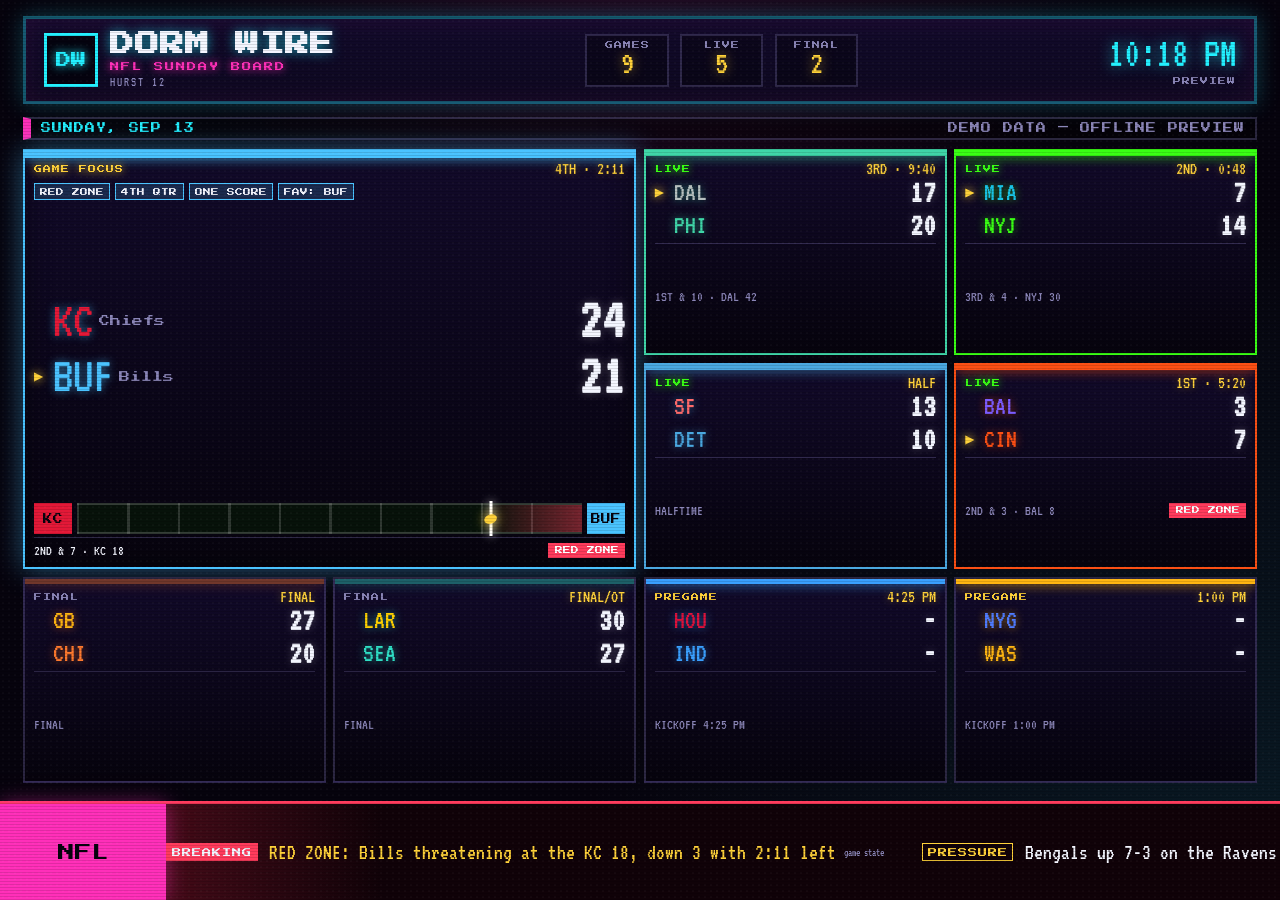
<file: previews/football_preview.html>
<!doctype html>
<html lang="en">
<head>
<meta charset="utf-8">
<meta name="viewport" content="width=device-width, initial-scale=1">
<title>Dorm Wire — NFL Sunday (Preview)</title>
<!-- Self-contained double-click preview of the NFL arcade board with sample data. -->
<link rel="preconnect" href="https://fonts.googleapis.com">
<link rel="preconnect" href="https://fonts.gstatic.com" crossorigin>
<link href="https://fonts.googleapis.com/css2?family=Press+Start+2P&family=VT323&display=swap" rel="stylesheet">
<style>
:root{
  --bg:#06030d;--panel:#0d0820;--panel-2:#120a2b;--ink:#f4f6ff;--dim:#8b86b8;
  --cyan:#23f0ff;--magenta:#ff2fb9;--green:#39ff14;--amber:#ffd23a;--red:#ff3b5c;
  --line:rgba(35,240,255,.35);--line-dim:rgba(140,130,200,.28);
  --pixel:"Press Start 2P",monospace;--term:"VT323",monospace;
}
*{box-sizing:border-box;}
html,body{width:100%;height:100%;margin:0;overflow:hidden;}
body{background:radial-gradient(circle at 50% -10%,rgba(255,47,185,.12),transparent 40%),radial-gradient(circle at 100% 100%,rgba(35,240,255,.10),transparent 45%),var(--bg);color:var(--ink);font-family:var(--term);}
body::before,body::after{content:"";position:fixed;inset:0;pointer-events:none;z-index:50;}
body::before{background-image:radial-gradient(rgba(255,255,255,.05) 1px,transparent 1.6px);background-size:6px 6px;opacity:.5;mix-blend-mode:screen;}
body::after{background:repeating-linear-gradient(0deg,rgba(0,0,0,.35) 0 1px,transparent 1px 3px);opacity:.35;}
h1,p{margin:0;}
.screen{display:flex;flex-direction:column;gap:1.4vh;width:100vw;height:100vh;padding:1.8vh 1.8vw 13vh;}

.hud{display:flex;align-items:center;justify-content:space-between;gap:2vw;border:3px solid var(--line);box-shadow:0 0 20px rgba(35,240,255,.25),inset 0 0 26px rgba(255,47,185,.08);background:linear-gradient(180deg,var(--panel-2),var(--panel));padding:1.4vh 1.4vw;}
.brand{display:flex;align-items:center;gap:1vw;}
.brand-mark{display:grid;place-items:center;width:clamp(48px,4.2vw,74px);aspect-ratio:1;border:3px solid var(--cyan);background:#05030f;color:var(--cyan);font-family:var(--pixel);font-size:clamp(13px,1.2vw,20px);text-shadow:0 0 10px var(--cyan);}
.brand-text h1{font-family:var(--pixel);font-size:clamp(16px,1.9vw,34px);text-shadow:0 0 12px rgba(35,240,255,.6);letter-spacing:1px;}
.brand-text p{font-family:var(--pixel);font-size:clamp(7px,.72vw,11px);color:var(--magenta);text-shadow:0 0 8px var(--magenta);margin-top:.7vh;letter-spacing:2px;}
.brand-text small{display:block;margin-top:.5vh;color:var(--dim);font-size:clamp(13px,1vw,18px);letter-spacing:2px;}
.counters{display:flex;gap:.9vw;}
.counters div{display:grid;place-items:center;min-width:6.5vw;padding:.6vh .6vw;border:2px solid var(--line-dim);background:rgba(0,0,0,.3);}
.counters span{font-family:var(--pixel);font-size:clamp(6px,.62vw,9px);color:var(--dim);letter-spacing:1px;}
.counters strong{font-size:clamp(26px,2.6vw,50px);font-weight:400;line-height:.9;color:var(--amber);text-shadow:0 0 12px rgba(255,210,58,.55);}
.clock-block{display:flex;flex-direction:column;align-items:flex-end;}
.clock-block time{font-size:clamp(30px,3.2vw,62px);line-height:.9;color:var(--cyan);text-shadow:0 0 14px rgba(35,240,255,.6);}
.clock-block span{margin-top:.5vh;font-family:var(--pixel);font-size:clamp(6px,.62vw,9px);color:var(--dim);letter-spacing:1px;}

.board{flex:1;display:flex;flex-direction:column;min-height:0;gap:1vh;}
.board-meta{display:flex;align-items:center;justify-content:space-between;border:2px solid var(--line-dim);border-left:8px solid var(--magenta);padding:.5vh .8vw;background:rgba(0,0,0,.35);}
.board-meta span{font-family:var(--pixel);font-size:clamp(7px,.78vw,12px);letter-spacing:1px;}
.board-meta span:first-child{color:var(--cyan);}
.board-meta span:last-child{color:var(--dim);}
.games-grid{flex:1;display:grid;grid-template-columns:repeat(4,minmax(0,1fr));grid-auto-rows:1fr;gap:.6vw;min-height:0;}

.tile{--team:var(--cyan);position:relative;display:grid;grid-template-rows:auto auto 1fr auto;min-width:0;min-height:0;overflow:hidden;border:2px solid var(--line-dim);background:linear-gradient(180deg,rgba(18,10,43,.96),rgba(6,3,13,.98));padding:clamp(6px,.7vw,13px);}
.tile::before{content:"";position:absolute;inset:0 0 auto 0;height:5px;background:var(--team);box-shadow:0 0 12px var(--team);}
.tile.live{border-color:var(--team);}
.tile.live::before{animation:lamp 2.6s ease-in-out infinite;}
.tile.final::before{opacity:.4;}
.tile.featured{grid-column:span 2;grid-row:span 2;border-color:var(--team);box-shadow:0 0 26px color-mix(in srgb,var(--team) 45%,transparent),inset 0 0 26px rgba(0,0,0,.4);}
.tile.featured::before{height:7px;}
.tile>*{position:relative;z-index:1;}

.tile-top{display:flex;align-items:center;justify-content:space-between;gap:.4vw;}
.badge{font-family:var(--pixel);font-size:clamp(6px,.62vw,10px);color:var(--dim);letter-spacing:1px;white-space:nowrap;}
.live .badge{color:var(--green);text-shadow:0 0 8px var(--green);}
.scheduled .badge{color:var(--amber);}
.featured .badge{color:var(--amber);text-shadow:0 0 8px var(--amber);}
.tile-top .detail{font-size:clamp(15px,1.4vw,28px);color:var(--amber);text-shadow:0 0 9px rgba(255,210,58,.4);white-space:nowrap;}

.focus-reasons{display:flex;flex-wrap:wrap;gap:.4vw;margin-top:.6vh;}
.focus-reasons span{font-family:var(--pixel);font-size:clamp(6px,.6vw,9px);color:var(--ink);border:1px solid var(--team);background:color-mix(in srgb,var(--team) 18%,transparent);padding:.4vh .4vw;white-space:nowrap;overflow:hidden;text-overflow:ellipsis;max-width:100%;}

.rows{display:grid;align-content:center;gap:.5vh;min-height:0;}
.trow{display:grid;grid-template-columns:auto auto auto 1fr auto;align-items:center;gap:.5vw;min-width:0;}
.trow img{width:clamp(18px,1.5vw,30px);height:clamp(18px,1.5vw,30px);object-fit:contain;}
.poss{color:var(--amber);font-size:clamp(14px,1.2vw,22px);text-shadow:0 0 10px var(--amber);width:1ch;}
.poss.off{opacity:0;}
.rank{font-family:var(--pixel);font-size:clamp(6px,.62vw,10px);color:#06030d;background:var(--amber);padding:2px 4px;}
.code{font-size:clamp(24px,2.1vw,44px);line-height:1;color:var(--ink);text-shadow:0 0 8px color-mix(in srgb,var(--team) 60%,transparent);}
.name{min-width:0;overflow:hidden;text-overflow:ellipsis;white-space:nowrap;font-family:var(--pixel);font-size:clamp(6px,.6vw,10px);color:var(--dim);}
.score{font-size:clamp(28px,2.5vw,52px);line-height:.9;color:var(--ink);text-align:right;text-shadow:0 0 10px rgba(255,255,255,.25);}
.featured .code{font-size:clamp(38px,4vw,80px);}
.featured .score{font-size:clamp(42px,4.4vw,86px);}
.featured .name{font-size:clamp(9px,.85vw,15px);}

/* football field */
.field{display:grid;grid-template-columns:auto 1fr auto;align-items:stretch;gap:.4vw;height:clamp(26px,3.4vh,42px);margin-top:.8vh;}
.ez{display:grid;place-items:center;width:clamp(30px,3vw,52px);font-family:var(--pixel);font-size:clamp(7px,.75vw,12px);color:#06030d;background:var(--c,#888);}
.turf{position:relative;background:#07120a;border-top:2px solid rgba(255,255,255,.18);border-bottom:2px solid rgba(255,255,255,.18);background-image:repeating-linear-gradient(90deg,rgba(255,255,255,.16) 0 2px,transparent 2px 10%);}
.rz{position:absolute;top:0;bottom:0;width:20%;}
.rz.right{right:0;background:linear-gradient(90deg,transparent,rgba(255,59,92,.45));}
.rz.left{left:0;background:linear-gradient(270deg,transparent,rgba(255,59,92,.45));}
.ball{position:absolute;top:-4px;bottom:-4px;width:3px;background:#fff;box-shadow:0 0 10px #fff;transform:translateX(-50%);}
.ball i{position:absolute;top:50%;left:50%;width:clamp(10px,1vw,14px);height:clamp(7px,.7vw,9px);background:var(--amber);border-radius:50%;transform:translate(-50%,-50%) rotate(-20deg);box-shadow:0 0 12px var(--amber);}

.tile-foot{display:flex;align-items:center;justify-content:space-between;gap:.6vw;border-top:1px solid var(--line-dim);padding-top:.5vh;margin-top:.4vh;}
.count{font-size:clamp(14px,1.15vw,22px);color:var(--dim);overflow:hidden;text-overflow:ellipsis;white-space:nowrap;}
.featured .count{color:var(--ink);}
.rzflag{font-family:var(--pixel);font-size:clamp(6px,.6vw,9px);color:#fff;background:var(--red);padding:.4vh .5vw;animation:pulse 1.4s ease-in-out infinite;white-space:nowrap;}

.ticker{position:fixed;left:0;right:0;bottom:0;height:11vh;min-height:74px;z-index:40;display:flex;align-items:stretch;border-top:3px solid var(--line);background:#04020a;}
.ticker.pressure-mode{border-top-color:var(--amber);background:linear-gradient(90deg,rgba(80,60,8,.7),#04020a 26%);}
.ticker.breaking-mode{border-top-color:var(--red);background:linear-gradient(90deg,rgba(120,20,40,.9),#100208 30%);}
.ticker-league{display:grid;place-items:center;width:min(13vw,200px);background:var(--magenta);color:#06030d;font-family:var(--pixel);font-size:clamp(12px,1.3vw,22px);box-shadow:0 0 20px rgba(255,47,185,.5);text-align:center;}
.ticker-window{flex:1;overflow:hidden;display:flex;align-items:center;}
.ticker-track{display:flex;width:max-content;white-space:nowrap;animation:scroll 100s linear infinite;}
.ticker-item{display:inline-flex;align-items:center;margin-right:3vw;font-size:clamp(18px,1.7vw,32px);color:var(--ink);}
.ticker-item::before{content:attr(data-label);margin-right:.9vw;font-family:var(--pixel);font-size:.42em;letter-spacing:1px;color:var(--cyan);border:1px solid var(--cyan);padding:.4em .5em;}
.ticker-item.pressure::before{color:var(--amber);border-color:var(--amber);}
.ticker-item.performer::before{color:var(--amber);border-color:var(--amber);}
.ticker-item.news::before{color:var(--ink);border-color:var(--line-dim);}
.ticker-item.breaking{color:var(--amber);}
.ticker-item.breaking::before{color:var(--ink);background:var(--red);border-color:var(--red);}
.ticker-item small{margin-left:.6vw;font-size:.5em;color:var(--dim);}

@keyframes scroll{from{transform:translateX(0);}to{transform:translateX(-50%);}}
@keyframes lamp{0%,100%{opacity:.7;}50%{opacity:1;}}
@keyframes pulse{0%,100%{box-shadow:0 0 0 rgba(255,59,92,0);}50%{box-shadow:0 0 16px rgba(255,59,92,.7);}}
@media(max-width:1100px){.games-grid{grid-template-columns:repeat(3,minmax(0,1fr));}}
</style>
</head>
<body>
  <main class="screen">
    <header class="hud">
      <div class="brand">
        <div class="brand-mark">DW</div>
        <div class="brand-text"><h1>DORM WIRE</h1><p>NFL SUNDAY BOARD</p><small>HURST 12</small></div>
      </div>
      <div class="counters">
        <div><span>GAMES</span><strong id="total-count">0</strong></div>
        <div><span>LIVE</span><strong id="live-count">0</strong></div>
        <div><span>FINAL</span><strong id="final-count">0</strong></div>
      </div>
      <div class="clock-block"><time id="clock">--:--</time><span id="last-updated">PREVIEW</span></div>
    </header>
    <section class="board">
      <div class="board-meta"><span id="date-label">SUNDAY, SEP 13</span><span id="status-note">DEMO DATA — OFFLINE PREVIEW</span></div>
      <div id="games-grid" class="games-grid"></div>
    </section>
  </main>
  <footer id="ticker" class="ticker">
    <div class="ticker-league">NFL</div>
    <div class="ticker-window"><div id="ticker-track" class="ticker-track"></div></div>
  </footer>

<script>
const FOCUS_ROTATION_MS = 6000; // faster in preview so you can see it rotate
const TEAM = {
  KC:"#e31837",BUF:"#4ac3ff",PHI:"#3fd6a8",DAL:"#b6c0bf",SF:"#ff6b6b",DET:"#4aa8e0",
  MIA:"#19c3e6",NYJ:"#39ff14",BAL:"#7c5cff",CIN:"#fb4f14",GB:"#ffb612",CHI:"#ff7a2e",
  LAR:"#ffd100",SEA:"#2fe0c6",HOU:"#e0113b",IND:"#3aa0ff",NYG:"#4f7cff",WAS:"#ffb612"
};
const color = a => TEAM[a] || "#23f0ff";

const GAMES = [
  { id:1, live:true, final:false, fav:true, abstract:"Live", detail:"4TH · 2:11", q:4,
    away:{ab:"KC",nm:"Chiefs",sc:24,rank:null}, home:{ab:"BUF",nm:"Bills",sc:21,rank:null},
    sit:{poss:"BUF", dd:"2ND & 7", ballOn:"KC 18", yard:82, rz:true},
    reasons:["RED ZONE","4TH QTR","ONE SCORE","FAV: BUF"] },
  { id:2, live:true, final:false, fav:false, abstract:"Live", detail:"3RD · 9:40", q:3,
    away:{ab:"DAL",nm:"Cowboys",sc:17}, home:{ab:"PHI",nm:"Eagles",sc:20},
    sit:{poss:"DAL", dd:"1ST & 10", ballOn:"DAL 42", yard:42, rz:false} },
  { id:3, live:true, final:false, fav:false, abstract:"Live", detail:"2ND · 0:48", q:2,
    away:{ab:"MIA",nm:"Dolphins",sc:7}, home:{ab:"NYJ",nm:"Jets",sc:14},
    sit:{poss:"MIA", dd:"3RD & 4", ballOn:"NYJ 30", yard:70, rz:false} },
  { id:4, live:true, final:false, fav:false, abstract:"Live", detail:"HALF", q:2,
    away:{ab:"SF",nm:"49ers",sc:13}, home:{ab:"DET",nm:"Lions",sc:10},
    sit:{poss:null, dd:"HALFTIME", ballOn:"", yard:50, rz:false} },
  { id:5, live:true, final:false, fav:false, abstract:"Live", detail:"1ST · 5:20", q:1,
    away:{ab:"BAL",nm:"Ravens",sc:3}, home:{ab:"CIN",nm:"Bengals",sc:7},
    sit:{poss:"CIN", dd:"2ND & 3", ballOn:"BAL 8", yard:92, rz:true} },
  { id:6, live:false, final:true, fav:false, abstract:"Final", detail:"FINAL",
    away:{ab:"GB",nm:"Packers",sc:27}, home:{ab:"CHI",nm:"Bears",sc:20} },
  { id:7, live:false, final:true, fav:false, abstract:"Final", detail:"FINAL/OT",
    away:{ab:"LAR",nm:"Rams",sc:30}, home:{ab:"SEA",nm:"Seahawks",sc:27} },
  { id:8, live:false, final:false, fav:false, abstract:"Preview", detail:"4:25 PM",
    away:{ab:"HOU",nm:"Texans",sc:0}, home:{ab:"IND",nm:"Colts",sc:0}, start:"4:25 PM" },
  { id:9, live:false, final:false, fav:false, abstract:"Preview", detail:"1:00 PM",
    away:{ab:"NYG",nm:"Giants",sc:0}, home:{ab:"WAS",nm:"Commanders",sc:0}, start:"1:00 PM" },
];

const TICKER = [
  { text:"RED ZONE: Bills threatening at the KC 18, down 3 with 2:11 left", cat:"breaking", src:"game state" },
  { text:"Bengals up 7-3 on the Ravens, ball on the BAL 8", cat:"pressure", src:"game state" },
  { text:"Cowboys-Eagles tight in the 3rd, PHI up 20-17", cat:"pressure", src:"game state" },
  { text:"Final: Packers hold off the Bears 27-20", cat:"news", src:"NFL" },
  { text:"Final/OT: Rams walk it off over Seattle 30-27", cat:"news", src:"NFL" },
];

const el = s => document.querySelector(s);
let focusIndex = 0, focusPool = [];

function focusScore(g){
  let s=0; const r=[];
  if(g.live){s+=50; r.push("LIVE");}
  if(g.fav){s+=45; r.push("FAV TEAM");}
  if(g.sit&&g.sit.rz){s+=40; r.push("RED ZONE");}
  const diff=Math.abs(g.away.sc-g.home.sc);
  if(g.live&&g.q===4&&diff<=8){s+=38; r.push("4TH + CLOSE");}
  if(g.detail&&g.detail.includes("OT")){s+=40; r.push("OT");}
  return {s, r:(g.reasons||r)};
}
function buildPool(){
  focusPool = GAMES.map(g=>({g,f:focusScore(g)}))
    .filter(e=>e.f.s>0 || !e.g.final)
    .sort((a,b)=>b.f.s-a.f.s).slice(0,5);
}
function stateClass(g){ return g.live?"live":g.final?"final":"scheduled"; }

function teamRow(g,t,featured){
  const isPoss = g.sit && g.sit.poss===t.ab;
  const poss = `<span class="poss ${isPoss?"":"off"}">&#9654;</span>`;
  const rank = t.rank ? `<span class="rank">${t.rank}</span>` : `<span></span>`;
  const val = g.abstract==="Preview" ? "-" : t.sc;
  return `<div class="trow">${poss}${rank}<span class="code" style="color:${color(t.ab)}">${t.ab}</span>`
       + `<span class="name">${featured?t.nm:""}</span><strong class="score">${val}</strong></div>`;
}
function fieldHTML(g){
  if(!g.live || !g.sit || !g.sit.poss) return "";
  const rzSide = g.sit.yard>50 ? "right" : "left";
  return `<div class="field">
    <span class="ez" style="--c:${color(g.away.ab)}">${g.away.ab}</span>
    <div class="turf">${g.sit.rz?`<span class="rz ${rzSide}"></span>`:""}
      <span class="ball" style="left:${g.sit.yard}%"><i></i></span></div>
    <span class="ez" style="--c:${color(g.home.ab)}">${g.home.ab}</span>
  </div>`;
}
function footHTML(g){
  let line;
  if(g.live && g.sit) line = g.sit.dd + (g.sit.ballOn?` · ${g.sit.ballOn}`:"");
  else if(g.abstract==="Preview") line = `KICKOFF ${g.start}`;
  else line = "FINAL";
  const rz = (g.live && g.sit && g.sit.rz) ? `<span class="rzflag">RED ZONE</span>` : "";
  return `<div class="tile-foot"><span class="count">${line}</span>${rz}</div>`;
}
function tile(g, featured){
  const {r} = focusScore(g);
  const accent = color(g.home.ab);
  const label = featured ? "GAME FOCUS" : (g.abstract==="Preview"?"PREGAME":g.abstract.toUpperCase());
  const reasons = featured ? `<div class="focus-reasons">${r.slice(0,4).map(x=>`<span>${x}</span>`).join("")}</div>` : "";
  return `<article class="tile ${stateClass(g)} ${featured?"featured":""}" style="--team:${accent}">
    <div class="tile-top"><span class="badge">${label}</span><span class="detail">${g.detail}</span></div>
    ${reasons}
    <div class="rows">${teamRow(g,g.away,featured)}${teamRow(g,g.home,featured)}</div>
    ${featured?fieldHTML(g):""}
    ${footHTML(g)}
  </article>`;
}
function renderGrid(){
  const focus = focusPool[focusIndex%Math.max(focusPool.length,1)].g;
  const rest = GAMES.filter(g=>g.id!==focus.id).slice(0,14);
  el("#games-grid").innerHTML = [tile(focus,true), ...rest.map(g=>tile(g,false))].join("");
}
function renderTicker(){
  const items = TICKER.map(i=>{
    const cls = i.cat==="breaking"?"breaking":i.cat==="pressure"?"pressure":i.cat==="performer"?"performer":"news";
    const lab = i.cat==="breaking"?"BREAKING":i.cat==="pressure"?"PRESSURE":i.cat==="performer"?"PERFORMER":"NFL";
    return `<span class="ticker-item ${cls}" data-label="${lab}">${i.text}<small>${i.src}</small></span>`;
  }).join("");
  const mode = TICKER[0].cat.includes("breaking")?"breaking-mode":"pressure-mode";
  el("#ticker").className = `ticker ${mode}`;
  el("#ticker-track").innerHTML = `<span>${items}</span><span>${items}</span>`;
}
function counts(){
  el("#total-count").textContent = GAMES.length;
  el("#live-count").textContent = GAMES.filter(g=>g.live).length;
  el("#final-count").textContent = GAMES.filter(g=>g.final).length;
}
function clock(){
  const d=new Date(); let h=d.getHours(); const m=d.getMinutes(); const ap=h>=12?"PM":"AM"; h=h%12||12;
  el("#clock").textContent = `${h}:${m<10?"0"+m:m} ${ap}`;
}

buildPool(); counts(); renderGrid(); renderTicker(); clock();
setInterval(clock, 15000);
setInterval(()=>{ focusIndex=(focusIndex+1)%focusPool.length; renderGrid(); }, FOCUS_ROTATION_MS);
</script>
</body>
</html>
</file>
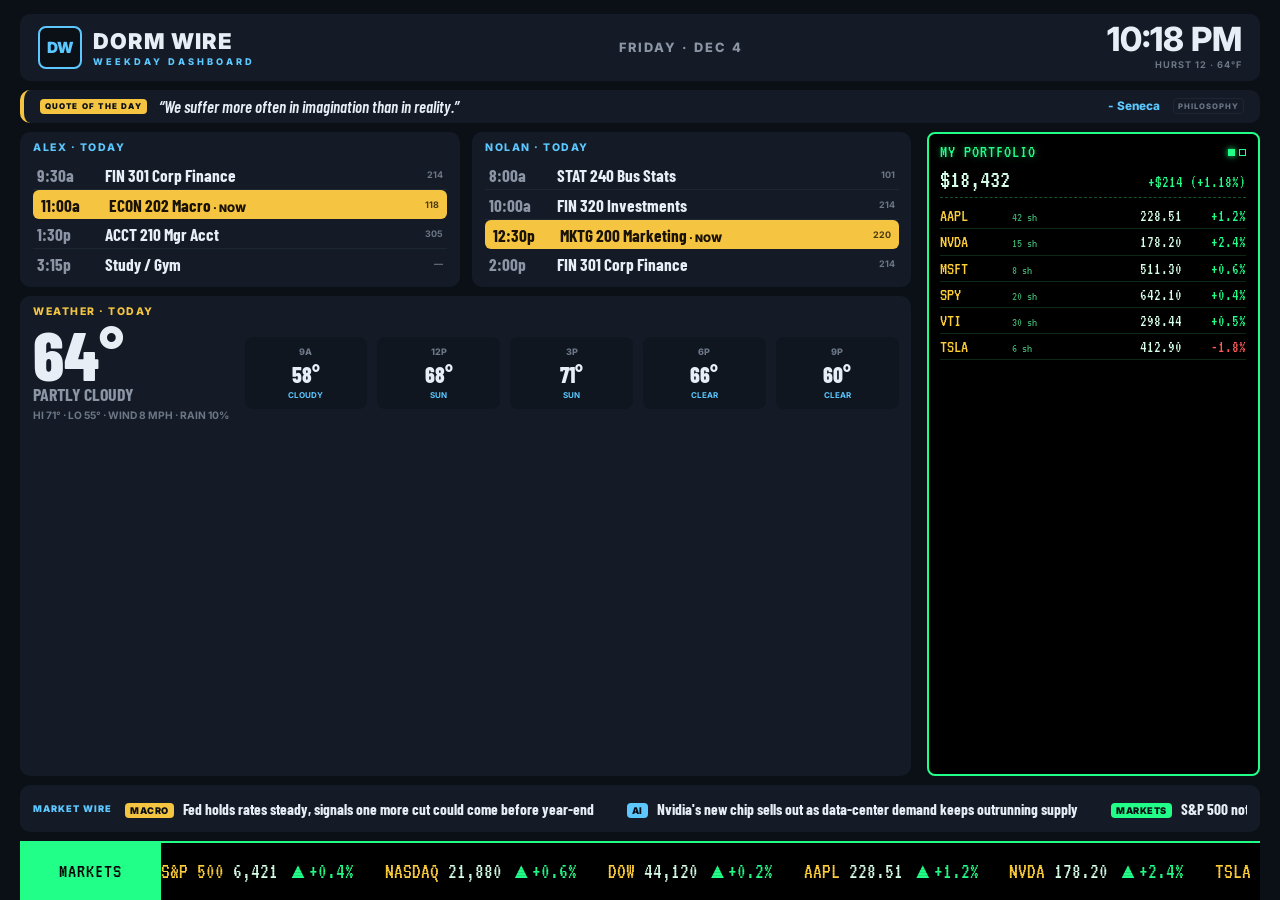
<file: previews/weekday_preview.html>
<!doctype html>
<html lang="en">
<head>
<meta charset="utf-8">
<meta name="viewport" content="width=device-width, initial-scale=1">
<title>Dorm Wire — Weekday (Preview)</title>
<link rel="preconnect" href="https://fonts.googleapis.com">
<link rel="preconnect" href="https://fonts.gstatic.com" crossorigin>
<link href="https://fonts.googleapis.com/css2?family=Barlow+Condensed:wght@500;600;700;800&family=Inter:wght@600;700;800;900&family=VT323&display=swap" rel="stylesheet">
<style>
:root{
  --bg:#0b0f16;--card:#141b26;--card2:#0f1620;--ink:#e8eef6;--dim:#8b95a5;--dim2:#6b7686;
  --cyan:#5cc8ff;--amber:#f5c542;--line:#1d2734;
  --grn:#22ff88;--red:#ff5a5a;--tamber:#ffcf3a;
}
*{box-sizing:border-box;}
html,body{width:100%;height:100%;margin:0;overflow:hidden;}
body{background:var(--bg);color:var(--ink);font-family:'Barlow Condensed',sans-serif;}
.screen{display:flex;flex-direction:column;height:100vh;width:100vw;padding:1.6vh 1.6vw 0;gap:1vh;}

.hud{display:flex;align-items:center;justify-content:space-between;background:var(--card);border-radius:10px;padding:1.2vh 1.4vw;flex:0 0 auto;}
.brand{display:flex;align-items:center;gap:.9vw;}
.brand-mark{display:grid;place-items:center;width:clamp(40px,3.4vw,60px);aspect-ratio:1;border-radius:8px;background:#0b0f16;color:var(--cyan);font-family:'Inter';font-weight:900;font-size:clamp(14px,1.2vw,22px);border:2px solid var(--cyan);}
.brand h1{margin:0;font-family:'Inter';font-weight:900;font-size:clamp(16px,1.7vw,30px);letter-spacing:1px;}
.brand p{margin:.3vh 0 0;font-family:'Inter';font-weight:800;font-size:clamp(8px,.72vw,12px);letter-spacing:3px;color:var(--cyan);}
.hud-mid{font-family:'Inter';font-weight:800;font-size:clamp(11px,1vw,17px);letter-spacing:2px;color:var(--dim);}
.clock-block{display:flex;flex-direction:column;align-items:flex-end;}
.clock-block time{font-family:'Inter';font-weight:800;font-size:clamp(26px,2.6vw,48px);line-height:.9;}
.clock-block span{font-family:'Inter';font-weight:700;font-size:clamp(9px,.72vw,12px);color:var(--dim2);margin-top:.4vh;letter-spacing:1px;}

/* quote of the day */
.quote-bar{display:flex;align-items:center;gap:1vw;background:var(--card);border-radius:10px;border-left:4px solid var(--amber);padding:.8vh 1.2vw;flex:0 0 auto;}
.q-tag{font-family:'Inter';font-weight:900;font-size:clamp(7px,.62vw,11px);letter-spacing:1.2px;color:#0b0f16;background:var(--amber);padding:.35em .6em;border-radius:4px;flex:0 0 auto;white-space:nowrap;}
.q-text{font-weight:600;font-style:italic;font-size:clamp(15px,1.3vw,25px);color:var(--ink);flex:1;line-height:1.15;}
.q-by{font-family:'Inter';font-weight:800;font-size:clamp(11px,.92vw,16px);color:var(--cyan);white-space:nowrap;flex:0 0 auto;}
.q-cat{font-family:'Inter';font-weight:800;font-size:clamp(7px,.6vw,10px);letter-spacing:1px;color:var(--dim2);border:1px solid var(--line);padding:.3em .55em;border-radius:4px;flex:0 0 auto;white-space:nowrap;}

.body{flex:1;display:grid;grid-template-columns:1fr clamp(260px,26vw,400px);gap:1.2vw;min-height:0;}
.left{display:grid;grid-template-rows:auto 1fr;gap:1vh;min-height:0;}
.schedules{display:grid;grid-template-columns:1fr 1fr;gap:1vw;}
.card{background:var(--card);border-radius:10px;padding:1vh 1vw;min-height:0;overflow:hidden;display:flex;flex-direction:column;}
.ctitle{font-family:'Inter';font-weight:800;font-size:clamp(9px,.82vw,13px);letter-spacing:1.5px;color:var(--cyan);margin-bottom:.7vh;}
.srow{display:grid;grid-template-columns:auto 1fr auto;align-items:center;gap:.7vw;padding:.5vh .3vw;border-bottom:1px solid var(--line);}
.srow:last-child{border-bottom:0;}
.st{font-weight:700;font-size:clamp(15px,1.35vw,26px);color:var(--dim);min-width:3.4em;}
.sc{font-weight:700;font-size:clamp(15px,1.35vw,26px);color:var(--ink);overflow:hidden;text-overflow:ellipsis;white-space:nowrap;}
.sr{font-family:'Inter';font-weight:700;font-size:clamp(9px,.7vw,12px);color:var(--dim2);}
.srow.now{background:var(--amber);border-radius:6px;padding:.5vh .6vw;border-bottom:0;}
.srow.now .st,.srow.now .sc{color:#1a1206;}
.srow.now .sr{color:#4a3a10;}
.srow.now .sc::after{content:" · NOW";font-family:'Inter';font-weight:900;font-size:.6em;}

.wx{display:grid;grid-template-columns:auto 1fr;gap:1.2vw;align-items:center;}
.wx-main{display:flex;flex-direction:column;}
.wx-temp{font-weight:800;font-size:clamp(44px,5.4vw,100px);line-height:.85;}
.wx-cond{font-weight:700;font-size:clamp(15px,1.4vw,26px);color:var(--dim);text-transform:uppercase;}
.wx-hilo{font-family:'Inter';font-weight:700;font-size:clamp(10px,.8vw,14px);color:var(--dim2);margin-top:.4vh;}
.wx-hours{display:grid;grid-template-columns:repeat(5,1fr);gap:.8vw;align-self:stretch;align-content:center;}
.wx-hr{background:var(--card2);border-radius:8px;padding:1vh .5vw;text-align:center;}
.wx-hr .h{font-family:'Inter';font-weight:800;font-size:clamp(9px,.7vw,12px);color:var(--dim2);}
.wx-hr .t{font-weight:800;font-size:clamp(18px,1.7vw,32px);margin-top:.5vh;}
.wx-hr .c{font-family:'Inter';font-weight:700;font-size:clamp(8px,.6vw,11px);color:var(--cyan);margin-top:.3vh;text-transform:uppercase;}

.rail{background:#000;border:2px solid var(--grn);border-radius:8px;padding:1vh .9vw;display:flex;flex-direction:column;gap:.7vh;font-family:'VT323',monospace;position:relative;overflow:hidden;min-height:0;}
.rail::after{content:"";position:absolute;inset:0;pointer-events:none;background:repeating-linear-gradient(0deg,rgba(0,0,0,.4) 0 1px,transparent 1px 3px);opacity:.35;}
.rail>*{position:relative;z-index:1;}
.rhead{display:flex;align-items:center;justify-content:space-between;}
.rtitle{font-size:clamp(15px,1.4vw,24px);color:var(--grn);text-shadow:0 0 6px rgba(34,255,136,.5);letter-spacing:1px;}
.dots{display:flex;gap:4px;}
.dot{width:7px;height:7px;border:1px solid var(--grn);}
.dot.on{background:var(--grn);box-shadow:0 0 6px var(--grn);}
.rtot{display:flex;justify-content:space-between;align-items:baseline;border-bottom:1px dashed #14512b;padding-bottom:.5vh;}
.rtot .v{font-size:clamp(22px,2vw,38px);color:#d6ffe8;}
.rtot .d{font-size:clamp(15px,1.3vw,24px);}
.rlist{display:flex;flex-direction:column;gap:.1vh;overflow:hidden;}
.hrow{display:grid;grid-template-columns:auto 1fr auto auto;align-items:baseline;gap:.6vw;padding:.35vh 0;border-bottom:1px solid rgba(20,81,43,.5);}
.sym{font-size:clamp(16px,1.4vw,26px);color:var(--tamber);min-width:3.6em;}
.shr{font-size:clamp(12px,1vw,18px);color:#3aa869;}
.prc{font-size:clamp(15px,1.3vw,24px);color:#d6ffe8;text-align:right;}
.chg{font-size:clamp(15px,1.3vw,24px);text-align:right;min-width:3.4em;}
.up{color:var(--grn);} .dn{color:var(--red);}

.newsstrip{height:5.2vh;min-height:36px;display:flex;align-items:center;overflow:hidden;background:var(--card);border-radius:10px;padding:0 1vw;flex:0 0 auto;}
.newsstrip .lbl{font-family:'Inter';font-weight:900;font-size:clamp(9px,.72vw,12px);letter-spacing:1px;color:var(--cyan);margin-right:1vw;flex:0 0 auto;}
.ns-window{flex:1;overflow:hidden;}
.ns-track{display:inline-block;white-space:nowrap;animation:scroll 70s linear infinite;font-weight:700;font-size:clamp(14px,1.2vw,22px);color:var(--ink);}
.ns-track .ns-item{margin-right:2.6vw;}
.ns-track .cat{display:inline-block;font-family:'Inter';font-weight:900;font-size:.6em;letter-spacing:.5px;padding:.2em .55em;border-radius:4px;margin-right:.7vw;color:#0b0f16;vertical-align:middle;}
.cat.macro,.cat.fed{background:var(--amber);}
.cat.ai,.cat.tech{background:var(--cyan);}
.cat.markets{background:var(--grn);}
.cat.earnings{background:#ff7ad9;}
.cat.crypto{background:#ffb020;}
.cat.energy{background:#ff8a5c;}
.cat.deal{background:#a08bff;}

.ribbon{height:6.6vh;min-height:50px;display:flex;align-items:stretch;background:#000;border-top:2px solid var(--grn);overflow:hidden;position:relative;flex:0 0 auto;}
.ribbon::after{content:"";position:absolute;inset:0;pointer-events:none;background:repeating-linear-gradient(0deg,rgba(0,0,0,.4) 0 1px,transparent 1px 3px);opacity:.35;}
.ribbon .rl{display:grid;place-items:center;width:min(11vw,160px);background:var(--grn);color:#000;font-family:'VT323';font-size:clamp(16px,1.6vw,30px);letter-spacing:1px;flex:0 0 auto;z-index:1;}
.rb-window{flex:1;overflow:hidden;display:flex;align-items:center;}
.rb-track{display:flex;white-space:nowrap;animation:scroll 80s linear infinite;font-family:'VT323';font-size:clamp(18px,1.7vw,32px);}
.rb-item{margin-right:2.4vw;color:#d6ffe8;}
.rb-item .s{color:var(--tamber);}

@keyframes scroll{from{transform:translateX(0);}to{transform:translateX(-50%);}}
</style>
</head>
<body>
<div class="screen">
  <header class="hud">
    <div class="brand">
      <div class="brand-mark">DW</div>
      <div><h1>DORM WIRE</h1><p>WEEKDAY DASHBOARD</p></div>
    </div>
    <div class="hud-mid" id="dateline">MONDAY · SEP 14</div>
    <div class="clock-block"><time id="clock">--:--</time><span id="wxnow">HURST 12 · 64°F</span></div>
  </header>

  <div class="quote-bar" id="quote"></div>

  <div class="body">
    <div class="left">
      <div class="schedules">
        <div class="card"><div class="ctitle">ALEX · TODAY</div><div id="sched-alex"></div></div>
        <div class="card"><div class="ctitle">NOLAN · TODAY</div><div id="sched-nolan"></div></div>
      </div>
      <div class="card wx-card">
        <div class="ctitle" style="color:var(--amber)">WEATHER · TODAY</div>
        <div class="wx">
          <div class="wx-main">
            <span class="wx-temp">64&deg;</span>
            <span class="wx-cond">Partly Cloudy</span>
            <span class="wx-hilo">HI 71&deg; · LO 55&deg; · WIND 8 MPH · RAIN 10%</span>
          </div>
          <div class="wx-hours" id="wxhours"></div>
        </div>
      </div>
    </div>
    <aside class="rail" id="rail"></aside>
  </div>

  <div class="newsstrip">
    <span class="lbl">MARKET WIRE</span>
    <div class="ns-window"><div class="ns-track" id="news"></div></div>
  </div>

  <div class="ribbon">
    <div class="rl">MARKETS</div>
    <div class="rb-window"><div class="rb-track" id="ribbon"></div></div>
  </div>
</div>

<script>
const alex=[["9:30a","FIN 301 Corp Finance","214",0],["11:00a","ECON 202 Macro","118",1],["1:30p","ACCT 210 Mgr Acct","305",0],["3:15p","Study / Gym","—",0]];
const nolan=[["8:00a","STAT 240 Bus Stats","101",0],["10:00a","FIN 320 Investments","214",0],["12:30p","MKTG 200 Marketing","220",1],["2:00p","FIN 301 Corp Finance","214",0]];
const hours=[["9A","58°","cloudy"],["12P","68°","sun"],["3P","71°","sun"],["6P","66°","clear"],["9P","60°","clear"]];

const portfolio={total:"$18,432", day:"+$214 (+1.18%)", up:true, rows:[
  ["AAPL","42 sh","228.51","+1.2%",1],["NVDA","15 sh","178.20","+2.4%",1],
  ["MSFT","8 sh","511.30","+0.6%",1],["SPY","20 sh","642.10","+0.4%",1],
  ["VTI","30 sh","298.44","+0.5%",1],["TSLA","6 sh","412.90","-1.8%",0]]};
const watchlist={rows:[
  ["PLTR","","62.10","+3.1%",1],["AMD","","178.44","+1.9%",1],["COIN","","289.30","-2.2%",0],
  ["BTC","","118,240","+3.1%",1],["NFLX","","720.11","+0.8%",1],["META","","640.22","+1.4%",1],["JPM","","301.15","-0.5%",0]]};
const NEWS=[
  ["MACRO","Fed holds rates steady, signals one more cut could come before year-end"],
  ["AI","Nvidia's new chip sells out as data-center demand keeps outrunning supply"],
  ["MARKETS","S&P 500 notches a record close as tech leads a broad rally"],
  ["EARNINGS","Apple beats on services growth and guides next quarter above estimates"],
  ["CRYPTO","Bitcoin pushes past $118K as ETF inflows hit a monthly high"],
  ["MACRO","Hot jobs report cools market bets on a September rate cut"],
  ["TECH","Microsoft expands its OpenAI deal as Azure AI revenue jumps"],
  ["ENERGY","Oil slips as OPEC+ weighs raising output into year-end"],
  ["DEAL","Chipmaker announces $40B takeover, the sector's largest this year"]];
const ribbon=[["S&P 500","6,421","+0.4%",1],["NASDAQ","21,880","+0.6%",1],["DOW","44,120","+0.2%",1],["AAPL","228.51","+1.2%",1],["NVDA","178.20","+2.4%",1],["TSLA","412.90","-1.8%",0],["BTC","118,240","+3.1%",1],["10Y","4.18%","+0.02",1],["OIL","72.40","-0.7%",0],["GOLD","2,588","+0.3%",1]];

// Curated, verified quote bank. cat: war | phil | greek | sport
const QUOTES=[
  {t:"The credit belongs to the man who is actually in the arena.",by:"Theodore Roosevelt",cat:"war"},
  {t:"A good plan violently executed now is better than a perfect plan next week.",by:"George S. Patton",cat:"war"},
  {t:"Never give in. Never, never, never.",by:"Winston Churchill",cat:"war"},
  {t:"I have not yet begun to fight.",by:"John Paul Jones",cat:"war"},
  {t:"Duty, honor, country.",by:"Douglas MacArthur",cat:"war"},
  {t:"We are not retreating. We are advancing in another direction.",by:"Douglas MacArthur",cat:"war"},
  {t:"The soldier above all others prays for peace, for he must suffer the deepest wounds of war.",by:"Douglas MacArthur",cat:"war"},
  {t:"In the midst of chaos, there is also opportunity.",by:"Sun Tzu",cat:"war"},
  {t:"You have power over your mind, not outside events. Realize this, and you will find strength.",by:"Marcus Aurelius",cat:"phil"},
  {t:"We suffer more often in imagination than in reality.",by:"Seneca",cat:"phil"},
  {t:"It is not what happens to you, but how you react to it that matters.",by:"Epictetus",cat:"phil"},
  {t:"Waste no more time arguing about what a good man should be. Be one.",by:"Marcus Aurelius",cat:"phil"},
  {t:"The impediment to action advances action. What stands in the way becomes the way.",by:"Marcus Aurelius",cat:"phil"},
  {t:"He who has a why to live can bear almost any how.",by:"Friedrich Nietzsche",cat:"phil"},
  {t:"The unexamined life is not worth living.",by:"Socrates",cat:"phil"},
  {t:"No man is free who is not master of himself.",by:"Epictetus",cat:"phil"},
  {t:"Luck is what happens when preparation meets opportunity.",by:"Seneca",cat:"phil"},
  {t:"Molon labe. Come and take them.",by:"King Leonidas",cat:"greek"},
  {t:"What you leave behind is not what is engraved in stone, but what is woven into the lives of others.",by:"Pericles",cat:"greek"},
  {t:"No man ever steps in the same river twice.",by:"Heraclitus",cat:"greek"},
  {t:"Character is destiny.",by:"Heraclitus",cat:"greek"},
  {t:"Let me do some great thing that shall be told among men hereafter.",by:"Hector, in Homer's Iliad",cat:"greek"},
  {t:"Bear up, my heart; you have endured worse than this.",by:"Odysseus, in Homer's Odyssey",cat:"greek"},
  {t:"In peace, sons bury their fathers. In war, fathers bury their sons.",by:"Herodotus",cat:"greek"},
  {t:"The secret to happiness is freedom, and the secret to freedom is courage.",by:"Thucydides",cat:"greek"},
  {t:"Give me a place to stand, and I will move the earth.",by:"Archimedes",cat:"greek"},
  {t:"You miss 100% of the shots you don't take.",by:"Wayne Gretzky",cat:"sport"},
  {t:"I've failed over and over again in my life, and that is why I succeed.",by:"Michael Jordan",cat:"sport"},
  {t:"It ain't over till it's over.",by:"Yogi Berra",cat:"sport"},
  {t:"Hard work beats talent when talent fails to work hard.",by:"Tim Notke",cat:"sport"},
  {t:"It's not whether you get knocked down; it's whether you get up.",by:"Vince Lombardi",cat:"sport"},
  {t:"Don't count the days; make the days count.",by:"Muhammad Ali",cat:"sport"},
  {t:"Today I will do what others won't, so tomorrow I can do what others can't.",by:"Jerry Rice",cat:"sport"},
  {t:"Never let the fear of striking out keep you from playing the game.",by:"Babe Ruth",cat:"sport"},
  {t:"The more difficult the victory, the greater the happiness in winning.",by:"Pele",cat:"sport"}
];
const CATNAME={war:"WAR HEROES",phil:"PHILOSOPHY",greek:"ANCIENT GREECE",sport:"ATHLETES"};

const $=id=>document.getElementById(id);
function sched(list){return list.map(r=>`<div class="srow ${r[3]?"now":""}"><span class="st">${r[0]}</span><span class="sc">${r[1]}</span><span class="sr">${r[2]}</span></div>`).join("");}
$("sched-alex").innerHTML=sched(alex);
$("sched-nolan").innerHTML=sched(nolan);
$("wxhours").innerHTML=hours.map(h=>`<div class="wx-hr"><div class="h">${h[0]}</div><div class="t">${h[1]}</div><div class="c">${h[2]}</div></div>`).join("");

// quote of the day: stable per calendar day, spread across the whole bank (no near-repeats)
function renderQuote(){
  const day=Math.floor(Date.now()/86400000);
  const idx=(day*7919)%QUOTES.length;
  const q=QUOTES[idx];
  $("quote").innerHTML=`<span class="q-tag">QUOTE OF THE DAY</span><span class="q-text">&ldquo;${q.t}&rdquo;</span><span class="q-by">- ${q.by}</span><span class="q-cat">${CATNAME[q.cat]||""}</span>`;
}
renderQuote();

const nsOne=NEWS.map(n=>`<span class="ns-item"><span class="cat ${n[0].toLowerCase()}">${n[0]}</span>${n[1]}</span>`).join("");
$("news").innerHTML=nsOne+nsOne;
const rbOne=ribbon.map(s=>`<span class="rb-item"><span class="s">${s[0]}</span> ${s[1]} <span class="${s[3]?"up":"dn"}">${s[3]?"▲":"▼"}${s[2]}</span></span>`).join("");
$("ribbon").innerHTML=rbOne+rbOne;

let view=0;
function renderRail(){
  const dots=`<span class="dot ${view===0?"on":""}"></span><span class="dot ${view===1?"on":""}"></span>`;
  if(view===0){
    const rows=portfolio.rows.map(r=>`<div class="hrow"><span class="sym">${r[0]}</span><span class="shr">${r[1]}</span><span class="prc">${r[2]}</span><span class="chg ${r[4]?"up":"dn"}">${r[3]}</span></div>`).join("");
    $("rail").innerHTML=`<div class="rhead"><span class="rtitle">MY PORTFOLIO</span><span class="dots">${dots}</span></div>`
      +`<div class="rtot"><span class="v">${portfolio.total}</span><span class="d ${portfolio.up?"up":"dn"}">${portfolio.day}</span></div>`
      +`<div class="rlist">${rows}</div>`;
  } else {
    const rows=watchlist.rows.map(r=>`<div class="hrow"><span class="sym">${r[0]}</span><span class="shr"></span><span class="prc">${r[2]}</span><span class="chg ${r[4]?"up":"dn"}">${r[3]}</span></div>`).join("");
    $("rail").innerHTML=`<div class="rhead"><span class="rtitle">WATCHLIST</span><span class="dots">${dots}</span></div><div class="rlist" style="margin-top:.4vh">${rows}</div>`;
  }
}
renderRail();
setInterval(()=>{view=(view+1)%2;renderRail();},5000);

function clock(){
  const d=new Date();let h=d.getHours();const m=d.getMinutes();const ap=h>=12?"PM":"AM";h=h%12||12;
  $("clock").textContent=`${h}:${m<10?"0"+m:m} ${ap}`;
  const days=["SUNDAY","MONDAY","TUESDAY","WEDNESDAY","THURSDAY","FRIDAY","SATURDAY"];
  const mo=["JAN","FEB","MAR","APR","MAY","JUN","JUL","AUG","SEP","OCT","NOV","DEC"];
  $("dateline").textContent=`${days[d.getDay()]} · ${mo[d.getMonth()]} ${d.getDate()}`;
}
clock();setInterval(clock,15000);
</script>
</body>
</html>
</file>
